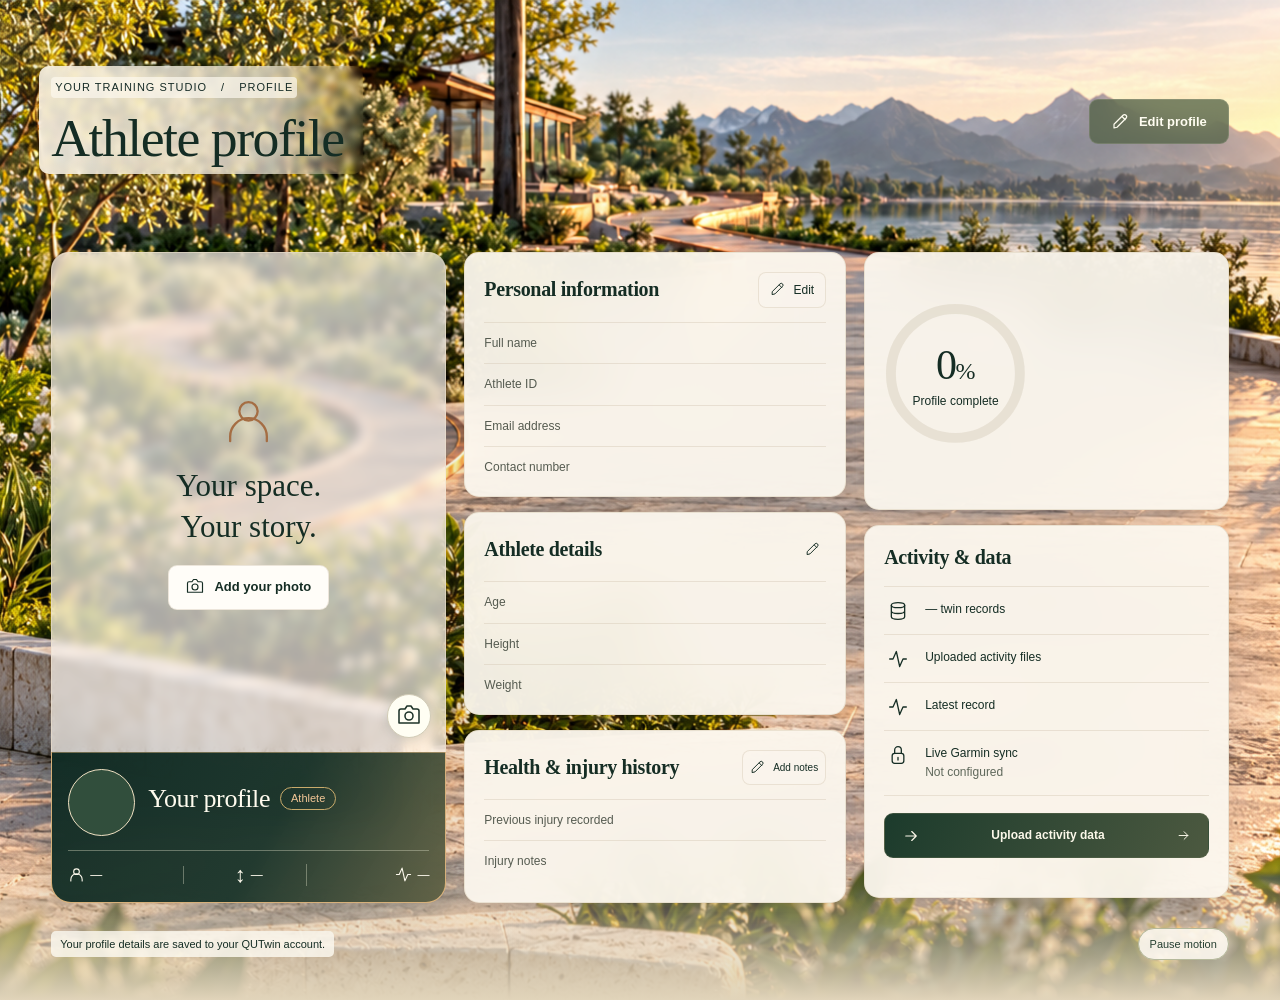
<file: ui/athlete_profile_frontend/index.html>
<!doctype html><html lang="en" data-theme="dawn"><head><meta charset="utf-8"><meta name="viewport" content="width=device-width,initial-scale=1"><title>QUTwin · Athlete profile</title><link rel="stylesheet" href="profile.css"></head><body>
<svg class="icon-library" xmlns="http://www.w3.org/2000/svg" aria-hidden="true"><defs>
  <symbol id="i-edit" viewBox="0 0 24 24"><path d="m15 5 4 4M4 20l4-1L20 7a2.8 2.8 0 0 0-4-4L4 15Z"/></symbol>
  <symbol id="i-arrow" viewBox="0 0 24 24"><path d="M5 12h14m-6-6 6 6-6 6"/></symbol>
  <symbol id="i-user" viewBox="0 0 24 24"><circle cx="12" cy="8" r="4"/><path d="M4 21v-2a8 8 0 0 1 16 0v2"/></symbol>
  <symbol id="i-heart" viewBox="0 0 24 24"><path d="M20 5c-3-3-7-1-8 1-1-2-5-4-8-1s-2 6 0 8l8 8 8-8c2-2 3-5 0-8Z"/><path d="M3 11h5l2-3 4 7 2-4h5"/></symbol>
  <symbol id="i-check" viewBox="0 0 24 24"><path d="m5 12 4 4L19 6"/></symbol>
  <symbol id="i-mail" viewBox="0 0 24 24"><rect x="3" y="5" width="18" height="14" rx="3"/><path d="m3 6 9 7 9-7"/></symbol>
  <symbol id="i-phone" viewBox="0 0 24 24"><path d="m5 3 4 1 1 5-2 2a14 14 0 0 0 5 5l2-2 5 1 1 4c-2 6-10 1-14-3S-1 5 5 3Z"/></symbol>
  <symbol id="i-data" viewBox="0 0 24 24"><ellipse cx="12" cy="5" rx="8" ry="3"/><path d="M4 5v7c0 4 16 4 16 0V5M4 12v7c0 4 16 4 16 0v-7"/></symbol>
  <symbol id="i-sun" viewBox="0 0 24 24"><circle cx="12" cy="12" r="4"/><path d="M12 1v2m0 18v2M1 12h2m18 0h2M4 4l2 2m12 12 2 2M4 20l2-2M18 6l2-2"/></symbol>
  <symbol id="i-moon" viewBox="0 0 24 24"><path d="M20 15A9 9 0 0 1 9 4a9 9 0 1 0 11 11Z"/></symbol>
  <symbol id="i-camera" viewBox="0 0 24 24"><path d="M8 5 10 2h4l2 3h4a2 2 0 0 1 2 2v12H2V7a2 2 0 0 1 2-2Z"/><circle cx="12" cy="12" r="4"/></symbol>
  <symbol id="i-activity" viewBox="0 0 24 24"><path d="M2 12h4l4-9 4 18 4-9h4"/></symbol>
  <symbol id="i-close" viewBox="0 0 24 24"><path d="m6 6 12 12M6 18 18 6"/></symbol>
  <symbol id="i-lock" viewBox="0 0 24 24"><rect x="5" y="10" width="14" height="12" rx="3"/><path d="M8 10V6a4 4 0 0 1 8 0v4m-4 5v3"/></symbol>
</defs></svg>
<div class="scenery" aria-hidden="true"><div class="scene scene-dawn"></div><div class="scene scene-dusk"></div><div class="scene-shade"></div></div>
<header class="preview-nav"><span class="preview-brand">◇ QUTwin</span><nav aria-label="Preview navigation"><button data-nav="Studio">Studio</button><button data-nav="Add activity">Add activity</button><button data-nav="Predictions">Predictions</button><button data-nav="Forecasting">Forecasting</button><button data-nav="Journal">Journal</button><button data-nav="Coach">Coach</button></nav><button id="theme-toggle" class="theme-toggle" type="button" aria-label="Switch to Dusk theme"><svg class="icon"><use href="#i-sun"/></svg><span id="theme-label">Dawn</span></button><span id="nav-avatar" class="nav-avatar"></span></header>
<main id="profile" aria-busy="true">
  <div class="page-heading"><div><div class="eyebrow">YOUR TRAINING STUDIO <span>/</span> PROFILE</div><h1>Athlete profile</h1><p class="preview-caption">Concept preview · sample data</p></div><button class="button edit-profile" data-edit="name" type="button"><svg class="icon"><use href="#i-edit"/></svg>Edit profile</button></div>
  <div id="notice" class="notice" role="status" aria-live="polite" hidden></div>
  <section id="editor" class="editor card" aria-labelledby="editor-title" hidden>
    <div class="card-heading editor-heading"><div><div class="eyebrow">MAKE IT YOURS</div><h2 id="editor-title">Edit your profile</h2></div><button id="close-editor" class="icon-button" type="button" aria-label="Close profile editor"><svg class="icon"><use href="#i-close"/></svg></button></div>
    <form id="profile-form" novalidate>
      <div class="editor-photo-row"><div id="photo-preview" class="avatar editor-avatar"></div><div><label class="button secondary upload-photo" for="photo-input"><svg class="icon"><use href="#i-camera"/></svg>Choose a photo<input id="photo-input" name="photo" class="visually-hidden" type="file" accept="image/png,image/jpeg"></label><p class="help">PNG or JPEG · up to 5 MB. We remove the background before you save.</p><button id="retry-cutout" class="text-button" type="button" hidden>Create cutout from saved photo</button><div id="photo-progress" role="status" aria-live="polite" hidden><span class="spinner"></span>Removing background…</div><button type="button" id="undo-photo" class="text-button" hidden>Keep saved photo</button></div></div>
      <fieldset class="portrait-adjust"><legend>Position your portrait</legend><label>Horizontal position<input id="portrait-x" type="range" min="-12" max="12" step="0.5" value="0"></label><label>Vertical position<input id="portrait-y" type="range" min="0" max="12" step="0.5" value="0"></label><label>Portrait size<input id="portrait-scale" type="range" min="0.75" max="1" step="0.01" value="1"></label><p>Keep your full head visible above the frame.</p></fieldset>
      <div class="editor-grid">
        <label class="field full">Full name <span class="required">Required</span><input id="field-name" name="name" autocomplete="name" maxlength="200" required><span class="field-error" id="error-name"></span></label>
        <label class="field">Email address<input id="field-email" name="email" type="email" autocomplete="email" maxlength="254" placeholder="Add your email"><span class="field-error" id="error-email"></span></label>
        <label class="field">Contact number<input id="field-phone" name="phone" type="tel" autocomplete="tel" maxlength="80" placeholder="Add your number"></label>
        <label class="field">Height <span class="unit-label">cm</span><input id="field-height" name="height" type="number" min="0.01" max="300" step="any" inputmode="decimal" placeholder="Not provided"><span class="field-error" id="error-height"></span></label>
        <label class="field">Weight <span class="unit-label">kg</span><input id="field-weight" name="weight" type="number" min="0.01" max="500" step="any" inputmode="decimal" placeholder="Not provided"><span class="field-error" id="error-weight"></span></label>
        <label class="field full">Injury history / notes<textarea id="field-injury" name="injury" maxlength="10000" rows="4" placeholder="Add anything you want recorded in your injury history"></textarea><span class="help">Age and previous injury status come from your registration details.</span></label>
      </div>
      <div id="form-error" class="form-error" role="alert" hidden></div>
      <div class="editor-footer"><span id="draft-state">Changes are saved when you select Save changes.</span><div><button class="button secondary" id="cancel-edit" type="button">Cancel</button><button class="button primary" id="save-profile" type="submit"><svg class="icon"><use href="#i-check"/></svg><span>Save changes</span></button></div></div>
    </form>
  </section>

  <div id="overview" class="workspace">
    <section class="portrait-card" aria-label="Your athlete identity"><div class="portrait-stage"><div class="portrait-motion"><img id="portrait-image" alt="Your profile portrait" hidden></div><div id="empty-portrait" class="empty-portrait"><svg class="icon"><use href="#i-user"/></svg><span>Your space.<br>Your story.</span><button class="button secondary" data-edit="photo" type="button"><svg class="icon"><use href="#i-camera"/></svg>Add your photo</button></div><button class="camera-button" data-edit="photo" aria-label="Change your profile photo" type="button"><svg class="icon"><use href="#i-camera"/></svg></button></div><div class="identity-footer"><div class="identity-top"><span id="hero-avatar" class="avatar"></span><div class="identity-copy"><div class="name-role"><h2 id="display-name">Your profile</h2><span class="athlete-tag">Athlete</span></div><p id="athlete-id"></p></div></div><div class="hero-metrics"><div><svg class="icon"><use href="#i-user"/></svg><strong id="hero-age">—</strong></div><div><span class="metric-symbol" aria-hidden="true">↕</span><strong id="hero-height">—</strong></div><div><svg class="icon"><use href="#i-activity"/></svg><strong id="hero-weight">—</strong></div></div></div></section>
    <div class="information-column">
      <section class="card personal-card" aria-labelledby="personal-title"><div class="card-heading"><h2 id="personal-title">Personal information</h2><button class="edit-link" data-edit="name" type="button"><svg class="icon"><use href="#i-edit"/></svg>Edit<span class="visually-hidden"> personal information</span></button></div><dl class="detail-list"><div><dt>Full name</dt><dd id="personal-name"></dd></div><div><dt>Athlete ID</dt><dd id="personal-id"></dd></div><div><dt>Email address</dt><dd id="personal-email"></dd></div><div><dt>Contact number</dt><dd id="personal-phone"></dd></div></dl></section>
      <section class="card athlete-card" aria-labelledby="athlete-title"><div class="card-heading"><h2 id="athlete-title">Athlete details</h2><button class="edit-link small-edit" data-edit="height" type="button" aria-label="Edit athlete details"><svg class="icon"><use href="#i-edit"/></svg></button></div><dl class="detail-list"><div><dt>Age</dt><dd id="details-age"></dd></div><div><dt>Height</dt><dd id="details-height"></dd></div><div><dt>Weight</dt><dd id="details-weight"></dd></div></dl></section>
      <section class="card health-card" aria-labelledby="health-title"><div class="card-heading"><h2 id="health-title">Health &amp; injury history</h2><button class="edit-link" data-edit="injury" type="button"><svg class="icon"><use href="#i-edit"/></svg>Add notes</button></div><dl class="detail-list"><div><dt>Previous injury recorded</dt><dd id="injury-status"></dd></div><div><dt>Injury notes</dt><dd id="injury-notes"></dd></div></dl></section>
    </div>
    <aside class="side-column" aria-label="Profile completion and activity data">
      <section class="card completion-card" aria-labelledby="completion-title"><h2 id="completion-title" class="visually-hidden">Profile completion</h2><div class="completion-visual"><div class="completion-ring" role="progressbar" aria-label="Saved profile completion" aria-valuemin="0" aria-valuemax="100" aria-valuenow="0" id="completion-progress"><svg viewBox="0 0 150 150" aria-hidden="true"><circle class="ring-track" cx="75" cy="75" r="65"/><circle id="completion-arc" cx="75" cy="75" r="65" pathLength="100"/></svg><div><strong id="completion-percent">0<span>%</span></strong><span>Profile complete</span></div></div><p id="completion-count"></p></div><div class="completion-tasks" id="completion-tasks"></div><p id="all-complete" class="all-complete" hidden><svg class="icon"><use href="#i-check"/></svg>All seven details complete</p></section>
      <section class="card data-card" aria-labelledby="data-title"><div class="card-heading"><h2 id="data-title">Activity &amp; data</h2></div><dl class="data-details"><div><svg class="icon"><use href="#i-data"/></svg><dd><span id="record-count">—</span> twin records<span id="record-status" class="record-status"></span></dd></div><div><svg class="icon"><use href="#i-activity"/></svg><dd>Uploaded activity files</dd></div><div><svg class="icon"><use href="#i-activity"/></svg><dd><span>Latest record</span><small id="latest-activity"></small></dd></div><div><svg class="icon"><use href="#i-lock"/></svg><dd><span>Live Garmin sync</span><small>Not configured</small></dd></div></dl><p id="history-note" class="data-note" hidden></p><button id="upload-activity" class="button primary full-width" type="button"><svg class="icon"><use href="#i-arrow"/></svg>Upload activity data<svg class="icon"><use href="#i-arrow"/></svg></button></section>
    </aside>
  </div>
  <footer class="page-footer"><span id="photo-help">Your profile details are saved to your QUTwin account.</span><button id="motion-toggle" type="button" aria-pressed="false">Pause motion</button></footer>
</main><script src="profile.js"></script></body></html>
</file>
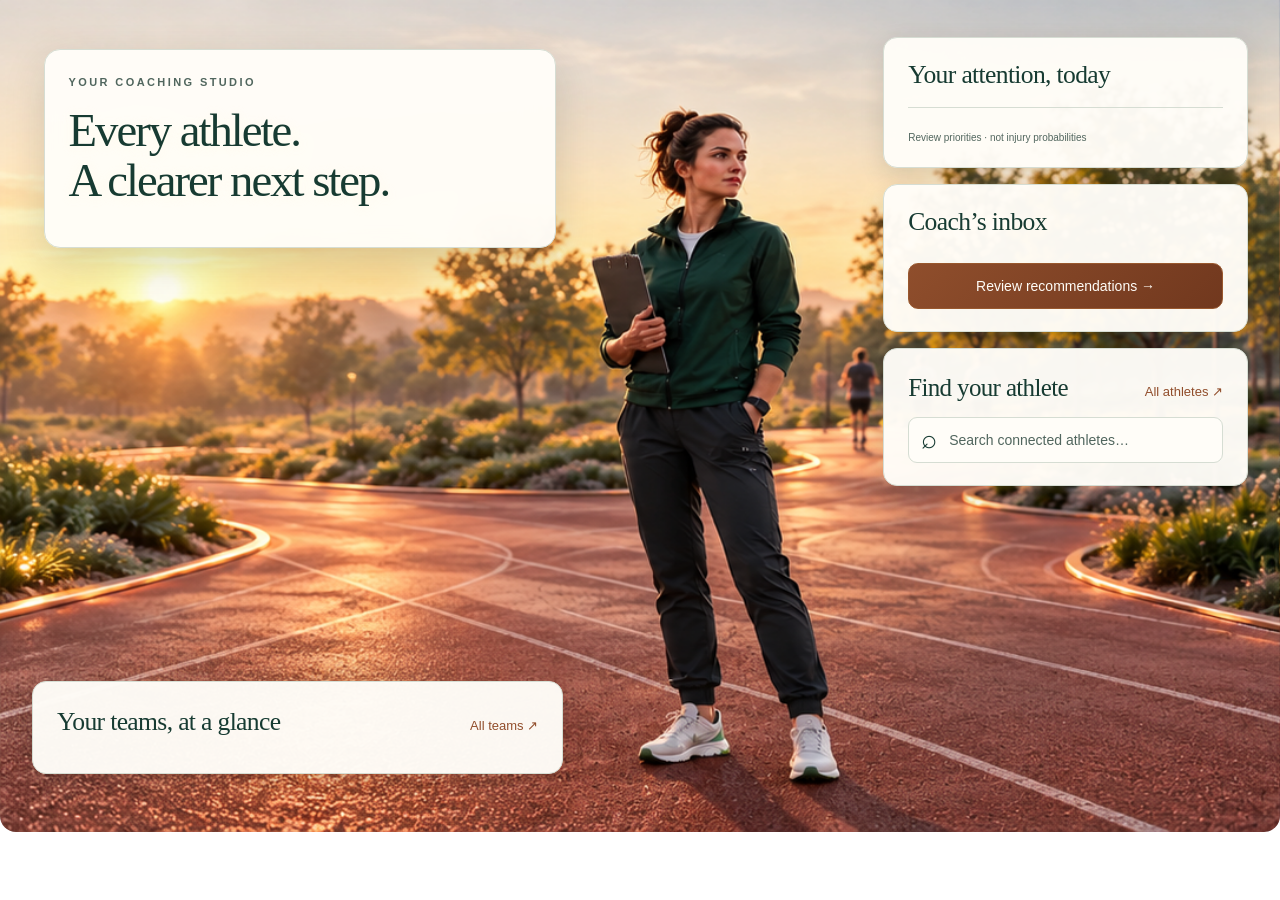
<file: ui/coach_dashboard_frontend/index.html>
<!doctype html>
<html lang="en"><head><meta charset="utf-8"><meta name="viewport" content="width=device-width,initial-scale=1">
<link rel="stylesheet" href="studio.css?v=coach-panels-20261015"><title>Coach Studio</title></head>
<body>
<main class="stage" id="stage">
  <section class="hero"><div class="hero-copy"><span class="eyebrow">YOUR COACHING STUDIO</span>
    <h1>Every athlete.<br>A clearer next step.</h1>
    <p class="welcome" id="welcome"></p><p class="overview" id="overview"></p></div>
  </section>
  <section class="teams panel"><div class="panel-title"><h2>Your teams, at a glance</h2><button data-action="teams" class="link">All teams ↗</button></div>
    <div id="teams-list"></div>
  </section>
  <div class="right-column">
    <section class="attention panel"><h2>Your attention, today</h2><div id="attention-list"></div><p class="unknown" id="unknown"></p>
      <small>Review priorities · not injury probabilities</small>
    </section>
    <section class="inbox panel"><h2>Coach’s inbox</h2><div id="inbox-list"></div>
      <button data-action="reviews" class="primary">Review recommendations →</button>
    </section>
    <section class="search panel"><div class="panel-title"><h2>Find your athlete</h2><button data-action="athletes" class="link">All athletes ↗</button></div>
      <label class="search-field"><span aria-hidden="true">⌕</span><input id="search" type="search" autocomplete="off" aria-label="Search connected athletes" placeholder="Search connected athletes…"></label>
      <div id="suggestions" class="suggestions" hidden></div>
    </section>
  </div>
  <aside id="unavailable" class="unavailable" hidden></aside>
</main><script src="studio.js"></script></body></html>
</file>
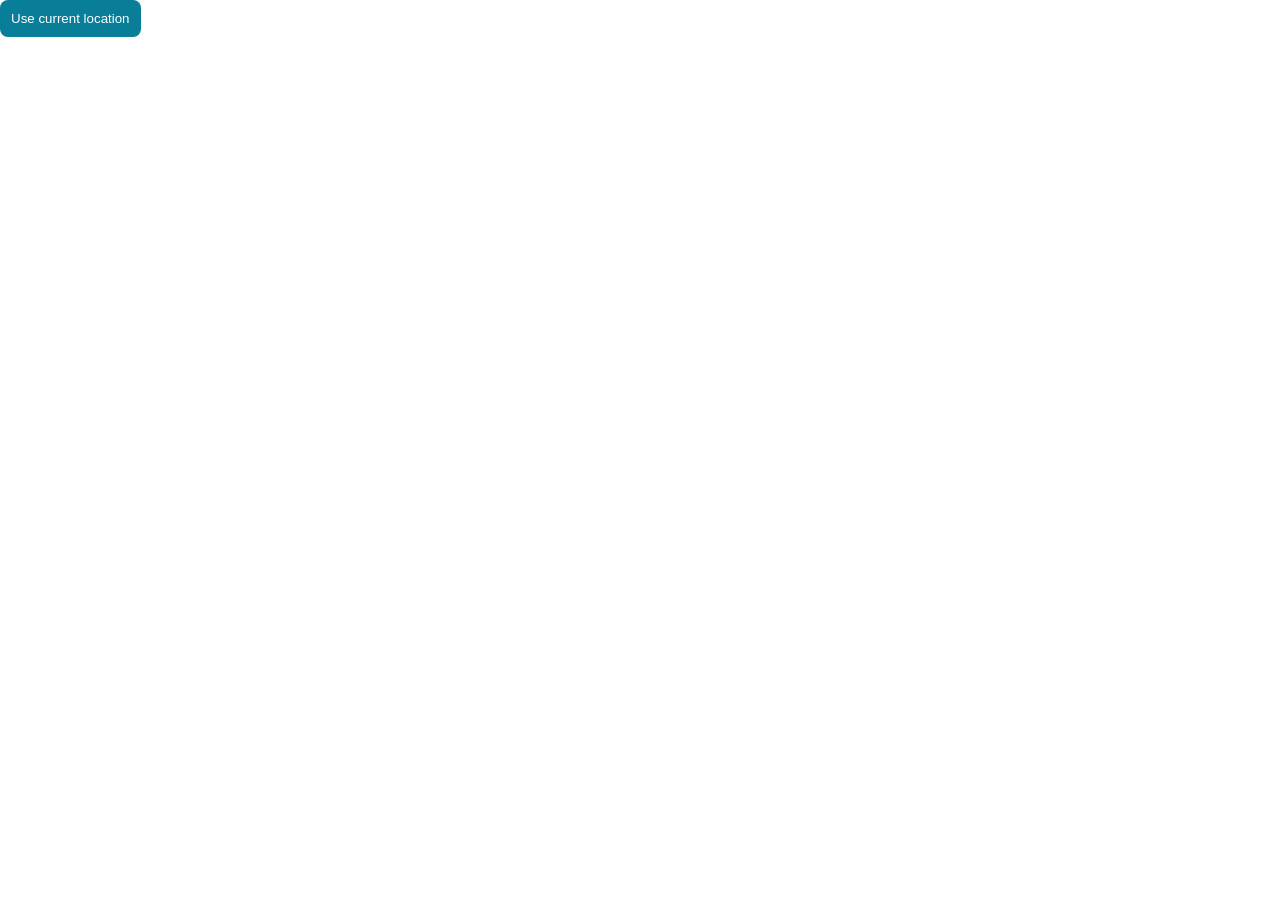
<file: ui/location_component/index.html>
<!doctype html><html><head><meta charset="utf-8"><style>
body{font:14px sans-serif;margin:0;color:#cbd5e1}button{background:#087e99;color:white;border:0;border-radius:8px;padding:11px;cursor:pointer}p{font-size:12px}
</style></head><body><button id="loc">Use current location</button><p id="msg"></p>
<script>
function send(type,extra){parent.postMessage(Object.assign({isStreamlitMessage:true,type},extra||{}),"*");}
send("streamlit:componentReady",{apiVersion:1});send("streamlit:setFrameHeight",{height:88});
document.getElementById("loc").onclick=function(){
 let msg=document.getElementById("msg");msg.textContent="Waiting for location permission…";
 if(!navigator.geolocation){msg.textContent="Location unavailable. Please search for your city.";return;}
 navigator.geolocation.getCurrentPosition(p=>{
  msg.textContent="Location found. Confirm it below.";
  send("streamlit:setComponentValue",{value:{latitude:p.coords.latitude,longitude:p.coords.longitude,
   accuracy:p.coords.accuracy,timezone:Intl.DateTimeFormat().resolvedOptions().timeZone,nonce:Date.now()},dataType:"json"});
 },()=>{msg.textContent="Location unavailable or permission denied. Please use city search."},
 {enableHighAccuracy:false,timeout:10000,maximumAge:60000});
};
</script></body></html>
</file>
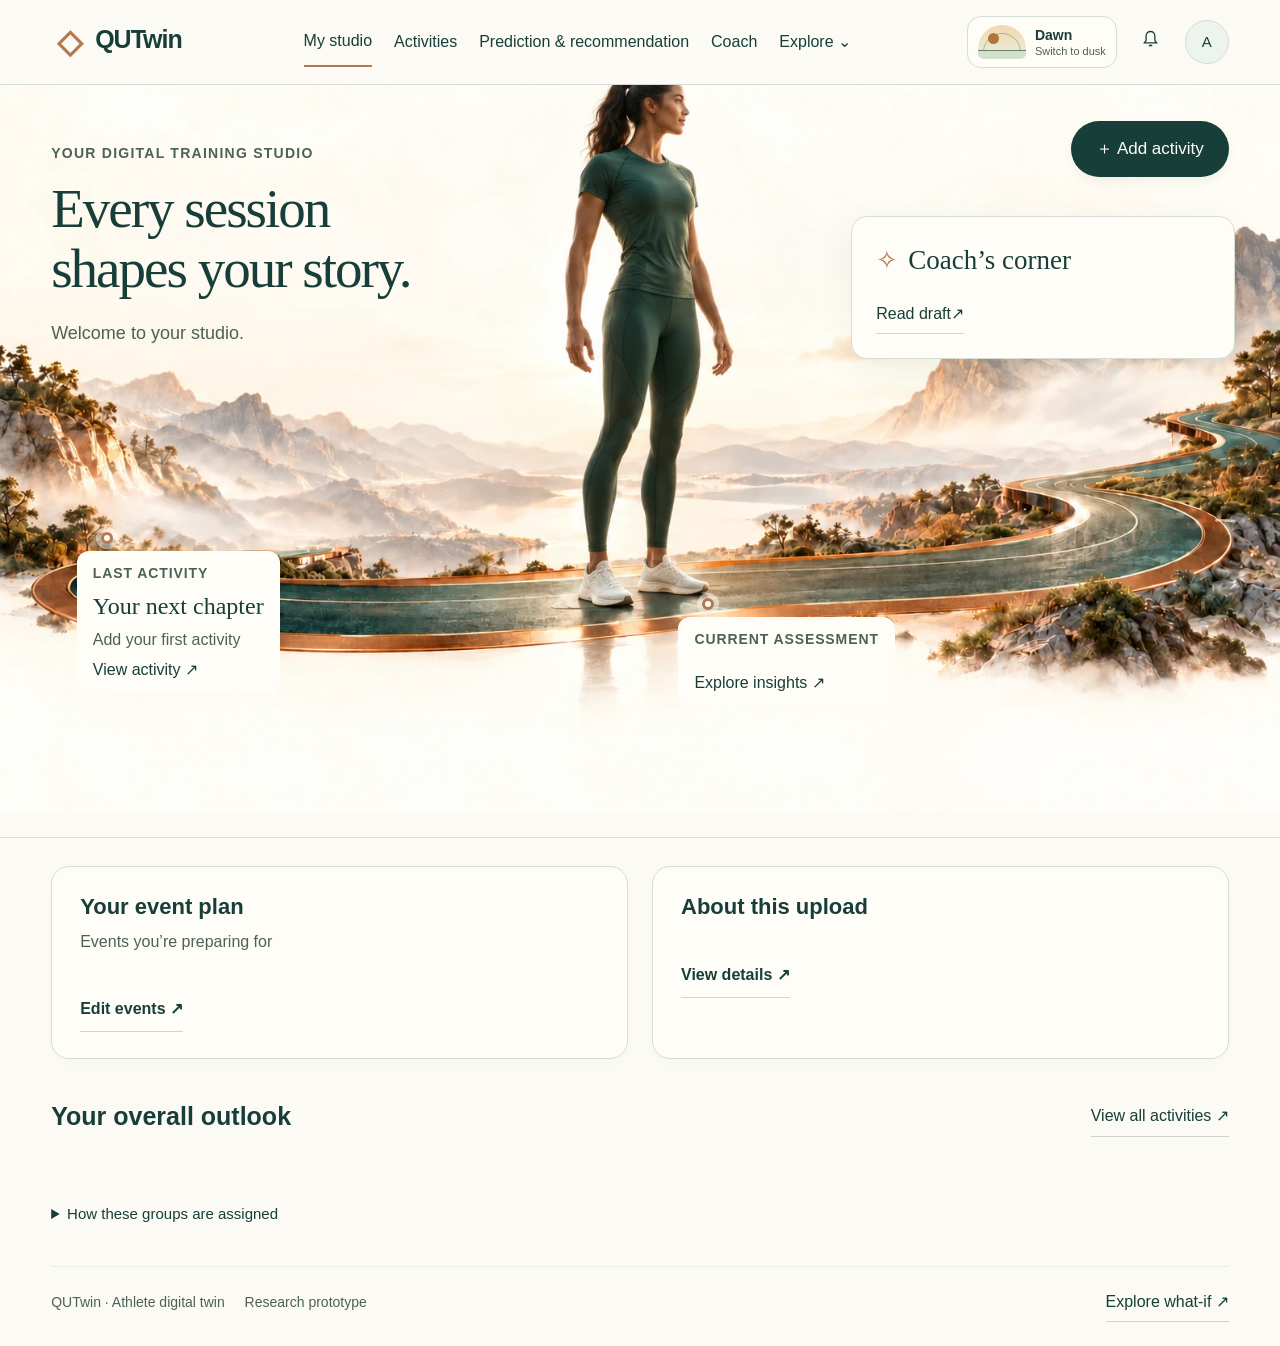
<file: ui/studio_frontend/index.html>
<!doctype html><html lang="en"><head><meta charset="UTF-8"><meta name="viewport" content="width=device-width,initial-scale=1"><link rel="stylesheet" href="studio.css"><link rel="preload" href="assets/studio-dusk.webp" as="image"><title>QUTwin · My studio</title></head><body><main id="studio"><header><button class="brand" data-action="studio" aria-label="QUTwin home"><span>◇</span> QUTwin</button><nav aria-label="Main navigation"><button class="active" data-action="studio">My studio</button><button data-action="history">Activities</button><button data-action="insights" data-latest>Prediction & recommendation</button><button id="coach-nav" data-action="coach" data-latest>Coach</button><div class="explore"><button id="explore-toggle" aria-expanded="false" aria-controls="explore-menu">Explore ⌄</button><div id="explore-menu" hidden><button data-action="twin">Digital twin</button><button data-action="whatif">What-if simulation</button><button data-action="forecast">Forecasting</button><button data-action="visuals">Visualisations</button><button data-action="requests">Coach connections</button><button data-action="settings">Settings</button><button id="motion">Pause motion</button></div></div></nav><div class="account"><button id="theme-dial" class="theme-dial" role="switch" aria-checked="false" aria-label="Dusk theme"><span class="dial-art" aria-hidden="true"><span class="dial-orbit"></span><span class="dial-sun"></span><span class="dial-horizon"></span></span><span class="dial-copy"><strong id="theme-name">Dawn</strong><span id="theme-hint">Switch to dusk</span></span></button><button data-action="notifications" id="notifications" aria-label="Notifications"><svg viewBox="0 0 24 24" width="21" height="21" fill="none" stroke="currentColor" stroke-width="1.5"><path d="M5 17h14l-2-3V9a5 5 0 0 0-10 0v5zM10 20h4"/></svg><span id="badge"></span></button><button data-action="profile" id="avatar" aria-label="Your profile">A</button></div></header><section class="scene" aria-label="Your digital training studio"><div class="landscape" aria-hidden="true"></div><svg class="track-motion" viewBox="0 0 1586 900" preserveAspectRatio="none" aria-hidden="true"><path d="M-50 565 C210 590 290 640 510 665 S1010 799 1140 669 S1430 525 1600 545"/></svg><div class="intro"><p class="eyebrow">YOUR DIGITAL TRAINING STUDIO</p><h1>Every session<br>shapes your story.</h1><p id="welcome">Welcome to your studio.</p></div><button class="primary add" data-action="upload">＋ Add activity</button><div id="metrics" class="metrics" aria-label="Latest recorded measurements"></div><aside class="coach"><div class="coach-heading"><span class="small-icon">✧</span><h2>Coach’s corner</h2></div><p class="status" id="coach-status"></p><p id="coach-text"></p><button class="text-link" id="coach-link">Read draft <span>↗</span></button></aside><button class="station last" id="last"><span class="station-dot"></span><span class="eyebrow">LAST ACTIVITY</span><strong id="last-title">Your next chapter</strong><span id="last-date">Add your first activity</span><span class="station-link">View activity ↗</span></button><button class="station assessment" id="assessment"><span class="station-dot"></span><span class="eyebrow">CURRENT ASSESSMENT</span><strong id="assessment-title"></strong><span id="assessment-status"></span><span class="station-link">Explore insights ↗</span></button></section><footer><div class="overview-grid"><section class="events"><h2>Your event plan</h2><p class="panel-description">Events you’re preparing for</p><div id="events-list"></div><button class="text-link" data-action="events">Edit events ↗</button></section><div class="note"><h2>About this upload</h2><span id="note"></span><button id="note-link" class="text-link">View details ↗</button></div></div><div class="trail-heading"><h2>Your overall outlook</h2><button class="text-link" data-action="history">View all activities ↗</button></div><p class="attention-intro" id="summary-basis"></p><p class="summary-note" id="summary-note"></p><div id="trail" class="trail" aria-label="High, medium and low risk summary"></div><div id="summary-unavailable" class="summary-unavailable"></div><details class="summary-method"><summary>How these groups are assigned</summary><p>Current fatigue: high ≥70, medium 40–69.99, low &lt;40. Injury uses the saved experimental category. Forecast uses its existing rules: high if fatigue ≥80, readiness &lt;40 or injury score ≥75; medium if fatigue ≥65, readiness &lt;60 or injury score ≥45; otherwise low. These are application research bands, not clinically validated thresholds.</p><p>Coach review priorities are separate from health risk: declined drafts are reviewed first, revised or unapproved drafts need review, and approved advice is routine follow-up. A forecast must be saved after the latest upload and contain dated upcoming values. Nothing missing is treated as low risk.</p></details><div class="footer-bottom"><p>QUTwin · Athlete digital twin <span>Research prototype</span></p><button class="text-link" data-action="whatif">Explore what-if ↗</button></div></footer></main><script src="studio.js"></script></body></html>
</file>
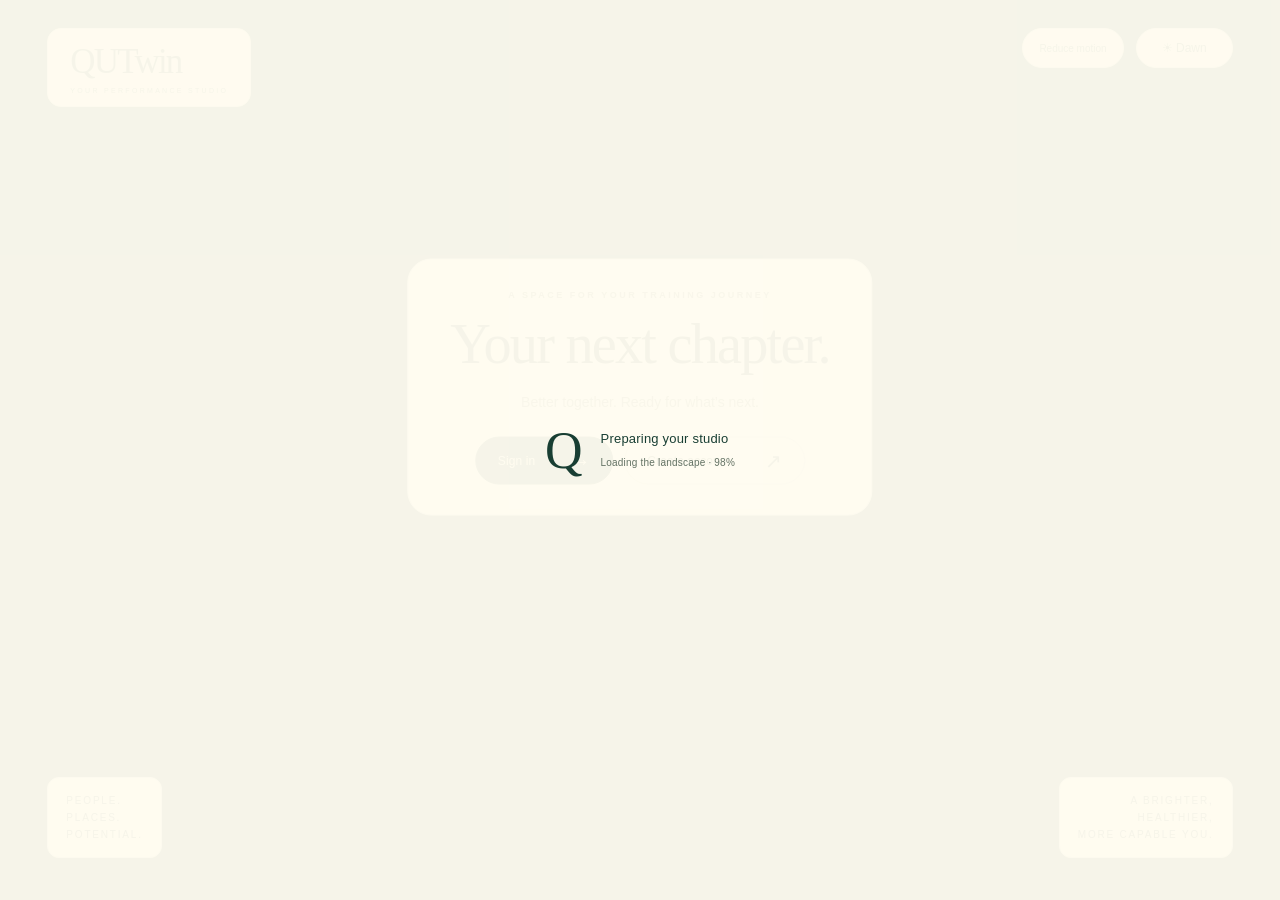
<file: ui/auth_studio/frontend/index.html>
<!doctype html>
<html lang="en" data-theme="dawn">
<head>
  <meta charset="utf-8">
  <meta name="viewport" content="width=device-width, initial-scale=1">
  <meta name="color-scheme" content="light dark">
  <title>QUTwin · Your performance studio</title>
  <link rel="stylesheet" href="style.css">
</head>
<body>
  <canvas id="scene" aria-label="A continuous view of the QUTwin training landscape"></canvas>
  <div id="fallback" hidden></div>
  <div class="vignette" aria-hidden="true"></div>
  <header class="site-header">
    <button class="brand" id="brand-home" aria-label="QUTwin home">QUTwin<span>YOUR PERFORMANCE STUDIO</span></button>
    <div class="header-actions">
      <button class="subtle motion" id="motion" aria-pressed="false">Reduce motion</button>
      <button class="theme" id="theme" aria-label="Switch to dusk theme">☀ <span>Dawn</span></button>
    </div>
  </header>
  <main id="screens">
    <section class="screen active" id="arrive" aria-labelledby="arrive-title">
      <div class="arrival-copy">
        <p class="eyebrow">A SPACE FOR YOUR TRAINING JOURNEY</p>
        <h1 id="arrive-title">Your next chapter.</h1>
        <p class="arrival-subtitle">Better together. Ready for what’s next.</p>
        <div class="arrival-actions">
          <button class="primary" data-go="signin">Sign in <span aria-hidden="true">→</span></button>
          <button class="secondary" data-go="account">Create account <span aria-hidden="true">↗</span></button>
        </div>
      </div>
      <div class="corner left">PEOPLE.<br>PLACES.<br>POTENTIAL.</div>
      <div class="corner right">A BRIGHTER,<br>HEALTHIER,<br>MORE CAPABLE YOU.</div>
    </section>

    <section class="screen" id="signin" aria-labelledby="signin-title" hidden>
      <button class="back" data-go="wide">← <span>Back</span></button>
      <div class="card">
        <p class="eyebrow">GOOD TO SEE YOU AGAIN</p>
        <h1 id="signin-title" tabindex="-1">Welcome back.</h1>
        <form id="login-form">
          <fieldset class="role-switch"><legend>Sign in as</legend>
            <label><input type="radio" name="login-role" value="Athlete" checked><span>Athlete</span></label>
            <label><input type="radio" name="login-role" value="Coach"><span>Coach</span></label>
          </fieldset>
          <label class="field">User ID or email<input name="user_id" autocomplete="username" maxlength="254" placeholder="Your User ID or email" required></label>
          <label class="field">Password<span class="password-wrap"><input name="password" type="password" autocomplete="current-password" placeholder="Your password" required><button type="button" class="eye" aria-label="Show password">◉</button></span></label>
          <button type="button" class="text-link forgot" data-go="reset">Forgot password?</button>
          <p class="feedback" role="alert" hidden></p>
          <button class="primary full" type="submit">Enter my studio <span aria-hidden="true">→</span></button>
        </form>
        <p class="switch">New to QUTwin? <button class="text-link" data-go="account">Create account</button></p>
      </div>
      <p class="destination">Together, at the starting line.</p>
    </section>

    <section class="screen" id="account" aria-labelledby="account-title" hidden>
      <button class="back" data-go="wide">← <span>Back</span></button>
      <div class="card signup-card">
        <nav class="steps" aria-label="Account creation progress" data-step="0"></nav>
        <h1 id="account-title" tabindex="-1">Make it yours.</h1>
        <p class="intro">A little about you. A new chapter for your training.</p>
        <form id="account-form">
          <fieldset class="role-switch"><legend>Create an account as</legend>
            <label><input type="radio" name="role" value="Athlete" checked><span>↗ &nbsp; Athlete</span></label>
            <label><input type="radio" name="role" value="Coach"><span>♧ &nbsp; Coach</span></label>
          </fieldset>
          <label class="field">Full name<input name="name" autocomplete="name" maxlength="120" placeholder="Your full name" required></label>
          <div class="two-col">
            <label class="field">User ID<input name="user_id" autocomplete="username" pattern="[A-Za-z0-9_.\-]{3,64}" minlength="3" maxlength="64" placeholder="Choose your User ID" title="3–64 letters, numbers, dots, underscores or hyphens" required></label>
            <label class="field">Email<input name="email" type="email" autocomplete="email" maxlength="254" placeholder="you@example.com" required></label>
          </div>
          <label class="field">Password<span class="password-wrap"><input name="password" type="password" autocomplete="new-password" minlength="8" placeholder="At least 8 characters" required><button type="button" class="eye" aria-label="Show password">◉</button></span></label>
          <label class="field">Confirm password<span class="password-wrap"><input name="confirm" type="password" autocomplete="new-password" minlength="8" placeholder="Enter your password again" required><button type="button" class="eye" aria-label="Show password">◉</button></span></label>
          <label class="field coach-only" hidden>Coaching specialisation <span class="optional">optional</span><input name="specialisation" maxlength="150" placeholder="Your sport or area of coaching"></label>
          <label class="checkbox"><input name="terms_accepted" type="checkbox" required><span>I acknowledge the <button type="button" class="text-link" id="open-notice">account and data notice</button>.</span></label>
          <p class="feedback" role="alert" hidden></p>
          <button type="submit" class="primary full">Continue <span aria-hidden="true">→</span></button>
        </form>
        <p class="switch">Already training with us? <button class="text-link" data-go="signin">Sign in</button></p>
      </div>
      <p class="role-caption" id="role-caption">Athlete · Your journey starts here.</p>
    </section>

    <section class="screen" id="body" aria-labelledby="body-title" hidden>
      <button class="back" data-go="account">← <span>Back</span></button>
      <div class="card">
        <nav class="steps" aria-label="Account creation progress" data-step="1"></nav>
        <h1 id="body-title" tabindex="-1">Meet your digital twin.</h1>
        <p class="intro">Help us build a more accurate picture of you.</p>
        <form id="body-form">
          <div class="two-col">
            <label class="field">Date of birth<input name="date_of_birth" type="date" autocomplete="bday" required></label>
            <label class="field">Gender<select name="gender" required><option value="" disabled selected>Select</option><option>Female</option><option>Male</option><option>Non-binary</option><option>Prefer not to say</option></select></label>
          </div>
          <div class="two-col">
            <label class="field">Height <span class="optional">cm</span><input name="height" type="number" min="100" max="250" step="0.1" inputmode="decimal" placeholder="170" required></label>
            <label class="field">Weight <span class="optional">kg</span><input name="weight" type="number" min="30" max="250" step="0.1" inputmode="decimal" placeholder="70" required></label>
          </div>
          <label class="field">Sport<input name="sport" list="sports" maxlength="100" placeholder="Your main sport" required><datalist id="sports"><option value="Athletics"><option value="Swimming"><option value="Cycling"><option value="Rowing"><option value="Football"><option value="Basketball"><option value="Triathlon"></datalist></label>
          <label class="field">Event or discipline <span class="optional">optional</span><input name="event_type" maxlength="100" placeholder="e.g. 100 m, freestyle, endurance"></label>
          <p class="helper">You can update these details in your athlete profile.</p>
          <p class="feedback" role="alert" hidden></p>
          <button type="submit" class="primary full">Continue <span aria-hidden="true">→</span></button>
        </form>
      </div>
    </section>

    <section class="screen" id="health" aria-labelledby="health-title" hidden>
      <button class="back" data-go="body">← <span>Back</span></button>
      <div class="card">
        <nav class="steps" aria-label="Account creation progress" data-step="2"></nav>
        <h1 id="health-title" tabindex="-1">Your training context.</h1>
        <p class="intro">The details that help put your training in perspective.</p>
        <form id="health-form">
          <label class="field">Number of previous injuries<input name="previous_injury" type="number" min="0" max="30" step="1" value="0" inputmode="numeric" required></label>
          <label class="field">Injury history or relevant context <span class="optional">optional</span><textarea name="injury_history" maxlength="2500" rows="4" placeholder="Share any context you would like included in your profile."></textarea></label>
          <label class="checkbox"><input name="health_consent" type="checkbox" required><span>I understand that the health details I provide will be stored in my QUTwin profile.</span></label>
          <p class="helper">Provide only the information you are comfortable sharing with the project.</p>
          <p class="feedback" role="alert" hidden></p>
          <button type="submit" class="primary full">Review my details <span aria-hidden="true">→</span></button>
        </form>
      </div>
    </section>

    <section class="screen" id="review" aria-labelledby="review-title" hidden>
      <button class="back" id="review-back">← <span>Back</span></button>
      <div class="card">
        <nav class="steps" aria-label="Account creation progress" data-step="3"></nav>
        <h1 id="review-title" tabindex="-1">Ready when you are.</h1>
        <p class="intro">One last look before you start.</p>
        <div id="review-content"></div>
        <p class="feedback" role="alert" hidden></p>
        <button class="primary full" id="save-account">Create my account <span aria-hidden="true">→</span></button>
        <p class="helper">Your account is created only when you select this button.</p>
      </div>
    </section>

    <section class="screen" id="success" aria-labelledby="success-title" hidden>
      <div class="card success-card">
        <div class="success-mark" aria-hidden="true">✓</div>
        <p class="eyebrow">YOUR ACCOUNT IS READY</p>
        <h1 id="success-title" tabindex="-1">You’re on your way.</h1>
        <p class="intro">Your details have been saved.<br>Head to the starting line and sign in.</p>
        <button class="primary full" id="success-signin">Take me to sign in <span aria-hidden="true">→</span></button>
      </div>
    </section>

    <section class="screen" id="reset" aria-labelledby="reset-title" hidden>
      <button class="back" data-go="signin">← <span>Back</span></button>
      <div class="card">
        <p class="eyebrow">LET’S GET YOU BACK</p>
        <h1 id="reset-title" tabindex="-1">Need a hand?</h1>
        <p class="intro">Password reset email is not yet configured for this QUTwin project. Contact your project administrator for help accessing your account.</p>
        <button class="primary full" data-go="signin">Back to sign in <span aria-hidden="true">→</span></button>
      </div>
    </section>
  </main>
  <div class="journey-status" id="journey-status" role="status" aria-live="polite" hidden></div>
  <div class="loader" id="loader" role="status"><span class="loading-mark">Q</span><p>Preparing your studio<span id="loading-detail">Loading the landscape…</span></p></div>
  <div class="scene-warning" id="scene-warning" role="status" hidden></div>
  <dialog id="notice"><button class="notice-close subtle" aria-label="Close notice">×</button><p class="eyebrow">ACCOUNT AND DATA NOTICE</p><h2>Before you begin.</h2><p>QUTwin is an academic athlete performance and wellbeing prototype. Creating an account stores your account details in the project’s configured database. Athlete onboarding also stores the body, sport and health details you choose to provide.</p><p>This screen does not replace the project’s approved consent process or privacy documentation. Contact the QUTwin project team for the applicable data access, retention and deletion arrangements.</p><button class="primary full notice-close">Understood <span aria-hidden="true">→</span></button></dialog>
  <script type="module" src="app.js"></script>
</body>
</html>
</file>
<file: ui/athlete_profile_frontend/profile.css>
@charset "UTF-8";
:root{color-scheme:light;--ink:#152d24;--muted:#5f685b;--panel:#fcf8efef;--line:#d7cbb778;--soft:#f1eadd;--accent:#a56d43;--copper:#cf9e69;--input:#fffdf8;--nav:#17352e;--error:#9f332a;--good:#3b6a4f;--portrait-x:0%;--portrait-y:0%;--portrait-scale:1}
[data-theme="dusk"]{color-scheme:dark;--ink:#f4f0e2;--muted:#c2cbbf;--panel:#18302df2;--line:#73866a66;--soft:#2a4035;--accent:#e9b57f;--copper:#d2a272;--input:#152a26;--error:#ffb0a4;--good:#bad8ba;--nav:#122c27}
*{box-sizing:border-box}html,body{margin:0;padding:0;width:100%;color:var(--ink)}html{background:#e1d4ba}[data-theme="dusk"]{background:#102725}body{font:14px/1.5 "Inter","Segoe UI",Arial,sans-serif;-webkit-font-smoothing:antialiased;isolation:isolate;position:relative}button,input,textarea{font:inherit}button{cursor:pointer;color:inherit;border:0}h1,h2,p,dl,dd{margin:0}button:disabled{cursor:wait;opacity:.65}button:focus-visible,input:focus-visible,textarea:focus-visible,.upload-photo:has(input:focus-visible){outline:3px solid var(--accent);outline-offset:4px}.icon{width:19px;height:19px;fill:none;stroke:currentColor;stroke-width:1.55;stroke-linecap:round;stroke-linejoin:round;flex-shrink:0}.icon-library{position:absolute;width:0;height:0;overflow:hidden}.visually-hidden{position:absolute!important;width:1px!important;height:1px!important;padding:0!important;margin:-1px!important;overflow:hidden!important;clip:rect(0,0,0,0)!important;white-space:nowrap!important;border:0!important}[hidden]{display:none!important}
.scenery{position:absolute;z-index:-2;left:0;top:0;width:100%;height:max(1000px,64vw);overflow:hidden;pointer-events:none}.scene{position:absolute;inset:0;background-size:cover;background-position:center top;transition:opacity .7s ease;transform-origin:center 25%}.scene-dawn{background-image:url('assets/profile-dawn.png')}.scene-dusk{background-image:url('assets/profile-dusk.png');opacity:0}[data-theme="dusk"] .scene-dusk{opacity:1}.scene-shade{position:absolute;inset:0;background:linear-gradient(180deg,#f2eddf00 58%,#e1d4ba00 85%,#e1d4ba)}[data-theme="dusk"] .scene-shade{background:linear-gradient(180deg,#081e2012 45%,#10272500 85%,#102725)}
#profile{padding:76px 4vw 20px;max-width:2100px;margin:auto;position:relative}.page-heading{display:flex;justify-content:space-between;align-items:center;gap:20px}.eyebrow{font-size:11px;letter-spacing:1px;font-weight:500;color:#162b26;display:inline-block;padding:2px 4px;background:#fcf8efb5;border-radius:4px}.eyebrow span{margin:0 10px}h1{font:400 clamp(38px,4.2vw,58px)/1.1 Georgia,"Times New Roman",serif;letter-spacing:-1.5px;margin:11px 0 0;text-shadow:0 2px 10px #fff9e866}.preview-caption{display:none;font-size:11px;margin-top:7px;color:#1a332d;text-shadow:0 1px 5px #fff}[data-theme="dusk"] .eyebrow{background:#102a26d1;color:#f1f1df}[data-theme="dusk"] h1{color:#f6f4e9;text-shadow:0 2px 15px #06201e99}[data-theme="dusk"] .preview-caption{color:#f3f0e3;text-shadow:0 1px 6px #102a26}.button{white-space:nowrap;display:inline-flex;align-items:center;justify-content:center;gap:10px;min-height:45px;padding:10px 17px;border-radius:9px;font-size:13px;font-weight:600;line-height:1.4;transition:box-shadow .2s,background .2s,border-color .2s}.button .icon{width:18px;height:18px}.edit-profile{background:#516044bf;color:#fffdf1;border:1px solid #f6f5dc22;backdrop-filter:blur(12px);padding:12px 21px}.edit-profile:hover{background:#344b38e8}.primary{background:linear-gradient(115deg,#1c3b2c,#4c5940);color:#fbf7e9;border:1px solid #64715466}.primary:hover{box-shadow:0 5px 20px #102c2633}.secondary{background:var(--input);color:var(--ink);border:1px solid var(--line)}.secondary:hover{border-color:var(--accent);background:var(--soft)}
.workspace{display:grid;grid-template-columns:minmax(0,1.035fr) minmax(0,1fr) minmax(0,.955fr);gap:24px;margin-top:84px;align-items:start}.portrait-card{position:relative;isolation:isolate;min-width:0;border-radius:20px;box-shadow:0 9px 35px #152c2522}.portrait-card:before{content:"";position:absolute;inset:0;border:1.5px solid #d6b07a;border-radius:20px;z-index:-1;background:#ffffff04;pointer-events:none}.portrait-stage{height:520px;position:relative;overflow:visible}.portrait-motion{position:absolute;inset:0;pointer-events:none;z-index:2;transform:translate3d(var(--look-x,0px),var(--look-y,0px),0);transition:transform .45s ease-out}.portrait-motion img{position:absolute;left:-6%;bottom:0;width:112%;height:calc(100% + 82px);max-width:none;object-fit:contain;object-position:center bottom;transform:translate(var(--portrait-x),var(--portrait-y)) scale(var(--portrait-scale));transform-origin:center bottom;filter:drop-shadow(0 7px 13px #1233282b)}.portrait-card.regular-photo .portrait-motion{overflow:hidden;border-radius:19px 19px 0 0}.portrait-card.regular-photo .portrait-motion img{left:0;width:100%;height:100%;object-fit:cover;transform:none!important}.empty-portrait{height:100%;display:flex;align-items:center;justify-content:center;flex-direction:column;gap:18px;padding:25px;background:#fffcf7a8;backdrop-filter:blur(5px);border-radius:18px 18px 0 0;text-align:center}.empty-portrait>.icon{width:55px;height:55px;stroke-width:1;color:var(--accent)}.empty-portrait>span{font:400 31px/1.3 Georgia,serif}.camera-button{position:absolute;bottom:14px;right:15px;z-index:4;width:44px;height:44px;border:1px solid #d1cbb6;border-radius:50%;background:#fffef3;color:#1e3329;box-shadow:0 3px 12px #082a2822;display:flex;align-items:center;justify-content:center}.camera-button:hover{background:#e9e7d5}.camera-button .icon{width:24px;height:24px}.identity-footer{position:relative;z-index:5;background:linear-gradient(120deg,#102b24f5,#1b352bf5 55%,#5e6043ed);border:1px solid #d6b07a;border-top:1px solid #d6b07a77;border-radius:0 0 20px 20px;padding:15px 22px 17px;color:#fffbee;backdrop-filter:blur(16px)}.identity-top{display:flex;align-items:center;gap:16px;min-width:0}.avatar{width:80px;height:80px;border-radius:50%;overflow:hidden;display:flex;align-items:center;justify-content:center;font-size:25px;background:#314e3c;border:1px solid #f0e1c3;flex-shrink:0}.avatar img,.nav-avatar img{width:100%;height:100%;display:block;object-fit:cover}.identity-copy{min-width:0;flex:1}.name-role{display:flex;align-items:center;gap:10px;flex-wrap:wrap;row-gap:3px}.name-role h2{font:500 clamp(23px,2.1vw,33px)/1.15 Georgia,serif;letter-spacing:-.4px;overflow-wrap:anywhere}.athlete-tag{font-size:11px;line-height:1.2;padding:4px 10px;border:1px solid #c9ab6b;border-radius:20px;color:#f4c797;white-space:nowrap}.identity-copy p{font-size:14px;margin-top:7px;overflow-wrap:anywhere}.hero-metrics{display:flex;gap:12px;justify-content:space-between;align-items:center;border-top:1px solid #d9dbc365;margin-top:14px;padding-top:13px}.hero-metrics>div{display:flex;align-items:center;gap:10px;min-width:0;border-right:1px solid #d9dbc366;flex:1}.hero-metrics>div:last-child{border:0;justify-content:flex-end}.hero-metrics>div:nth-child(2){justify-content:center}.hero-metrics strong{font-weight:400;font-size:13px;white-space:nowrap}.hero-metrics strong small{font-size:11px;margin-left:3px}.hero-metrics .icon{width:17px;height:17px}.metric-symbol{font-size:22px;line-height:1}
.information-column,.side-column{display:flex;flex-direction:column;gap:15px;min-width:0}.card{background:var(--panel);border:1px solid #e2d7c3a6;border-radius:15px;padding:22px 24px;box-shadow:0 9px 22px #2b312f17;backdrop-filter:blur(22px);-webkit-backdrop-filter:blur(22px);min-width:0;transition:background-color .4s,border-color .3s,box-shadow .2s}.card:hover{box-shadow:0 12px 27px #18352a22}.card-heading{display:flex;justify-content:space-between;align-items:center;gap:10px;margin-bottom:14px}.card h2{font:600 clamp(18px,1.6vw,25px)/1.25 Georgia,serif;letter-spacing:-.35px}.edit-link{background:#fcfaf433;border:1px solid var(--line);border-radius:8px;padding:8px 11px;display:flex;align-items:center;gap:8px;min-height:35px;font-size:12px;white-space:nowrap}.edit-link:hover{border-color:var(--accent);color:var(--accent)}.edit-link .icon{width:15px;height:15px}.detail-list>div{display:grid;grid-template-columns:minmax(0,1.05fr) minmax(0,1fr);gap:12px;align-items:start;padding:11px 0;border-top:1px solid var(--line);font-size:13px;line-height:1.55}.detail-list dt{color:#555b50}.detail-list dd{font-weight:400;overflow-wrap:anywhere;white-space:pre-wrap}.detail-list>div:last-child{padding-bottom:0}.missing-value{background:transparent;color:#2b5141;font-size:13px;text-align:left;padding:0;text-decoration:underline;text-underline-offset:3px}.missing-value:hover{color:var(--accent)}.personal-card{min-height:244px}.athlete-card{min-height:202px}.athlete-card .small-edit{border-color:transparent;background:transparent;padding:5px}.health-card{min-height:173px}.health-card h2{font-size:clamp(18px,1.5vw,24px)}.health-card .detail-list>div{grid-template-columns:minmax(0,1.35fr) minmax(0,1fr)}.health-card .edit-link{padding:7px 9px;font-size:11px}.completion-card{min-height:258px;display:flex;align-items:center;gap:22px;padding:26px 22px}.completion-visual{width:45%;min-width:135px;flex-shrink:0;text-align:center}.completion-ring{position:relative;width:100%;max-width:172px;margin:auto;aspect-ratio:1}.completion-ring>svg{width:100%;height:100%;transform:rotate(-90deg);overflow:visible}.completion-ring circle{fill:none;stroke-width:10}.ring-track{stroke:#d9d1bf80}#completion-arc{stroke:var(--copper);stroke-dasharray:100;stroke-dashoffset:100;transition:stroke-dashoffset .8s ease}.completion-ring>div{position:absolute;inset:0;display:flex;flex-direction:column;align-items:center;justify-content:center;gap:6px}.completion-ring strong{font:400 42px/1 Georgia,serif;letter-spacing:-1.6px}.completion-ring strong span{font-size:24px;letter-spacing:-.3px}.completion-ring>div>span{font-size:12px}.completion-visual>p{margin-top:8px;font-size:13px}.completion-tasks{border-left:1px solid var(--line);padding-left:19px;flex:1;min-width:0}.task{background:transparent;width:100%;display:flex;align-items:center;gap:10px;min-height:63px;padding:10px 0;border-bottom:1px solid var(--line);font-size:12px;text-align:left}.task:last-child{border:0}.task .task-icon{width:20px;height:20px;display:flex;align-items:center;justify-content:center;flex-shrink:0}.task>span:nth-child(2){flex:1}.task>.icon{width:14px;height:14px}.task:hover{color:var(--accent)}.all-complete{font-size:13px;line-height:1.6;display:flex;align-items:center;gap:7px;color:var(--good)}.data-card{padding:23px 24px 24px;min-height:373px}.data-card .card-heading{padding-bottom:16px;margin-bottom:0;border-bottom:1px solid var(--line)}.data-details>div{display:flex;gap:17px;align-items:flex-start;padding:13px 4px;border-bottom:1px solid var(--line);font-size:13px;line-height:1.6}.data-details>div>svg{width:20px;height:20px;color:var(--ink);margin-top:1px}.data-details dd{min-width:0}.data-details small{display:block;color:var(--muted);font-size:12px}.record-status{display:block;font-size:11px;color:var(--good)}.record-status:empty{display:none}.full-width{width:100%;margin-top:17px;justify-content:space-between;font-size:12px;gap:8px}.full-width .icon:last-child{width:15px;height:15px}.data-note{font-size:11px;color:var(--muted);margin-top:12px}.page-footer{display:flex;justify-content:space-between;align-items:center;gap:15px;margin-top:25px;font-size:11px;color:var(--ink)}.page-footer>span{padding:5px 9px;border-radius:5px;background:#fcf8efd9}.page-footer>button{padding:7px 11px;border-radius:20px;background:#fcf8efe6;border:1px solid #b5b99b;color:#253e30;font-size:11px}
.preview-nav{display:none}.standalone-preview .preview-nav{display:flex;position:fixed;z-index:30;inset:0 0 auto;padding:8px 18px;min-height:56px;align-items:center;gap:22px;background:#17352ef5;color:#fffbed;backdrop-filter:blur(16px)}.preview-brand{font:500 30px Georgia,serif;white-space:nowrap}.preview-nav nav{display:flex;align-items:center;justify-content:space-evenly;flex:1;gap:12px}.preview-nav nav button{background:transparent;color:inherit;padding:7px;font-size:14px}.theme-toggle{display:flex;align-items:center;gap:9px;border:1px solid #d8decd88;border-radius:25px;padding:7px 13px;min-height:35px;color:#fffbed;background:transparent;font-size:12px}.theme-toggle .icon{width:16px;height:16px}.nav-avatar{width:34px;height:34px;border-radius:50%;border:1px solid #e7e0bf;overflow:hidden;display:flex;align-items:center;justify-content:center;font-size:11px;flex-shrink:0;background:#314e3c}.standalone-preview .preview-caption{display:block}
.notice{position:relative;z-index:10;margin:25px 0 -40px;padding:11px 15px;border-radius:8px;background:var(--panel);border:1px solid var(--line);border-left:3px solid var(--good);font-size:13px}.notice.error{border-left-color:var(--error);color:var(--error)}.editor{margin:38px auto 0;max-width:980px;padding:28px 32px;position:relative;z-index:5}.editor-heading{margin-bottom:25px}.editor-heading .eyebrow{background:none;color:var(--muted);font-size:10px;padding:0}.editor-heading h2{font-size:29px;margin-top:5px}.icon-button{display:flex;align-items:center;justify-content:center;width:35px;height:35px;border-radius:8px;background:var(--soft);border:1px solid var(--line)}.editor-photo-row{display:flex;align-items:center;gap:25px;padding-bottom:23px;border-bottom:1px solid var(--line);margin-bottom:20px}.editor-avatar{height:175px;width:145px;border-radius:12px;background:linear-gradient(135deg,#dde4cf,#faf8ec);border:1px solid var(--line);box-shadow:none;overflow:hidden;position:relative;flex-shrink:0;color:var(--ink);font:500 35px Georgia,serif}.editor-avatar img{object-fit:contain;object-position:bottom center;transform:translate(var(--portrait-x),var(--portrait-y)) scale(var(--portrait-scale));transform-origin:center bottom}.upload-photo{cursor:pointer}.help{display:block;font-size:11px;color:var(--muted);margin-top:10px;font-weight:400;line-height:1.6;max-width:350px}.text-button{background:transparent;color:var(--accent);padding:0;border-bottom:1px solid transparent;display:block;margin-top:10px;font-size:12px}.text-button:hover{border-color:var(--accent)}#photo-progress{display:flex;align-items:center;gap:9px;font-size:12px;margin-top:14px;color:var(--ink)}.spinner{display:inline-block;width:15px;height:15px;border:2px solid var(--line);border-top-color:var(--accent);border-radius:50%;animation:spin .8s linear infinite}@keyframes spin{to{transform:rotate(360deg)}}.portrait-adjust{display:grid;grid-template-columns:1fr 1fr 1fr;gap:18px;border:1px solid var(--line);padding:16px 18px;border-radius:10px;margin:0 0 24px}.portrait-adjust legend{padding:0 7px;font-size:12px;font-weight:600}.portrait-adjust label{display:flex;flex-direction:column;gap:8px;font-size:11px;color:var(--muted)}.portrait-adjust input{width:100%;accent-color:var(--accent)}.portrait-adjust p{grid-column:1/-1;font-size:10px;color:var(--muted)}.editor-grid{display:grid;grid-template-columns:1fr 1fr;gap:20px}.field{display:flex;flex-direction:column;gap:8px;position:relative;font-size:12px;font-weight:600;min-width:0}.field.full{grid-column:1/-1}.field input,.field textarea{width:100%;border:1px solid var(--line);border-radius:8px;background:var(--input);color:var(--ink);font-size:14px;font-weight:400;padding:12px 13px;min-height:44px}.field textarea{resize:vertical;min-height:100px;max-height:450px;line-height:1.6}.field input::placeholder,.field textarea::placeholder{color:var(--muted)}.required,.unit-label{position:absolute;right:1px;top:0;font-size:10px;color:var(--muted);font-weight:400}.field-error{font-size:12px;color:var(--error);font-weight:400;line-height:1.6}.field-error:empty{display:none}.field [aria-invalid="true"]{border-color:var(--error)}.editor-footer{border-top:1px solid var(--line);margin-top:25px;padding-top:20px;display:flex;align-items:center;justify-content:space-between;gap:20px}.editor-footer>span{max-width:300px;color:var(--muted);font-size:11px}.editor-footer>div{display:flex;gap:10px}.form-error{padding:12px 15px;border:1px solid var(--error);background:var(--soft);border-radius:8px;color:var(--error);font-size:12px;margin-top:18px}.confirm-cancel{color:var(--error)!important}.editor-active #overview{display:none}.editor-active .page-heading>.edit-profile{visibility:hidden}
[data-theme="dusk"] .card{border-color:#6e81675c;box-shadow:0 9px 25px #0319144a}[data-theme="dusk"] .detail-list dt{color:var(--muted)}[data-theme="dusk"] .missing-value{color:#e8c49e}[data-theme="dusk"] .edit-profile{background:#304c40e8}[data-theme="dusk"] .empty-portrait{background:#18352bc4}[data-theme="dusk"] .page-footer>span{background:#163a2ce8;color:#f1eddc}[data-theme="dusk"] .page-footer>button{background:#17392dec;color:#f1eddc;border-color:#849371}[data-theme="dusk"] .editor-avatar{background:linear-gradient(135deg,#223f35,#153029)}[data-theme="dusk"] .portrait-motion img{filter:brightness(.96) drop-shadow(0 8px 13px #001a1b55)}
@media(min-width:1700px){.portrait-stage{height:610px}.portrait-motion img{height:calc(100% + 96px)}.card{padding:28px}.detail-list>div{font-size:16px;padding:13px 0}.personal-card{min-height:292px}.athlete-card{min-height:245px}.health-card{min-height:207px}.completion-card{min-height:300px}.data-card{min-height:452px}.data-details>div{font-size:16px;padding:17px 4px}.data-details small{font-size:14px}.task{font-size:14px}.completion-ring strong{font-size:48px}.completion-ring>div>span{font-size:14px}.completion-visual>p{font-size:15px}.identity-footer{padding:20px 25px}.hero-metrics strong{font-size:15px}.hero-metrics strong small{font-size:13px}.full-width{font-size:14px}}
@media(max-width:1350px){.workspace{gap:18px}.card{padding:19px}.card h2{font-size:20px}.completion-card{gap:12px;padding:23px 16px}.completion-visual{min-width:112px}.completion-tasks{padding-left:12px}.task{gap:8px;font-size:11px}.task .task-icon{width:17px;height:17px}.identity-footer{padding:16px}.name-role h2{font-size:26px}.avatar{width:67px;height:67px}.identity-top{gap:13px}.hero-metrics{gap:7px}.hero-metrics>div{gap:5px}.hero-metrics strong{font-size:12px}.health-card h2{font-size:20px}.health-card .edit-link{font-size:10px;padding:7px}.detail-list>div{font-size:12px}.portrait-stage{height:500px}.data-details>div{font-size:12px}.data-card{min-height:373px}}
@media(max-width:1100px){#profile{padding:78px 28px 20px}.workspace{grid-template-columns:minmax(0,1fr) minmax(0,1.1fr);gap:20px;margin-top:81px}.side-column{grid-column:1/-1;display:grid;grid-template-columns:1fr 1.1fr;gap:20px}.portrait-stage{height:495px}.information-column{gap:15px}.card h2{font-size:22px}.detail-list>div{font-size:14px}.health-card h2{font-size:21px}.completion-card{min-height:270px}.task{font-size:12px}.completion-visual{min-width:140px}.data-card{min-height:270px}.data-details>div{font-size:13px;padding:10px 4px}.completion-card{padding:25px}.completion-tasks{padding-left:18px}.scenery{height:1200px}.preview-nav nav{display:none}.preview-brand{flex:1}.health-card .edit-link{font-size:11px}}
@media(max-width:760px){#profile{padding:78px 19px 18px}.page-heading{gap:12px;align-items:center}.eyebrow{font-size:8px;letter-spacing:.65px;padding:4px}.eyebrow span{margin:0 6px}h1{font-size:38px;letter-spacing:-1.2px;margin-top:9px}.page-heading>.button{min-height:37px;padding:9px 10px;font-size:10px;gap:6px}.page-heading>.button .icon{width:13px;height:13px}.preview-caption{font-size:9px}.workspace{display:flex;flex-direction:column;margin-top:92px;gap:20px}.portrait-card{width:100%;max-width:500px;align-self:center}.portrait-stage{height:420px}.portrait-motion img{height:calc(100% + 78px)}.identity-footer{padding:16px 18px}.avatar{width:68px;height:68px}.name-role h2{font-size:28px}.identity-copy p{font-size:13px}.hero-metrics strong{font-size:13px}.hero-metrics strong small{font-size:11px}.information-column{width:100%;gap:17px}.side-column{display:flex;width:100%;gap:17px}.card{padding:21px;border-radius:13px}.card h2{font-size:23px}.detail-list>div{font-size:14px;padding:12px 0}.personal-card,.athlete-card,.health-card{min-height:0}.health-card h2{font-size:22px}.health-card .edit-link{padding:7px 8px;font-size:10px;gap:5px}.completion-card{display:flex;gap:25px;padding:25px 22px;min-height:245px}.completion-visual{min-width:125px;width:43%}.completion-tasks{padding-left:18px}.task{font-size:12px;min-height:58px}.completion-ring strong{font-size:43px}.completion-ring>div>span{font-size:11px}.data-card{min-height:0}.data-details>div{font-size:14px;padding:12px 4px}.data-details small{font-size:12px}.full-width{font-size:13px}.page-footer{font-size:10px;align-items:flex-start;gap:10px}.page-footer>span{max-width:230px}.page-footer>button{font-size:10px;white-space:nowrap}.scenery{height:980px}.scene{background-position:58% top}.editor{margin-top:28px;padding:22px 20px}.editor-heading h2{font-size:28px}.editor-grid{grid-template-columns:1fr;gap:18px}.field{font-size:13px}.field input,.field textarea{font-size:16px}.editor-photo-row{gap:16px;align-items:flex-start}.editor-avatar{height:150px;width:110px}.editor-photo-row .button{font-size:11px;padding:9px;gap:6px}.editor-photo-row .button .icon{width:14px;height:14px}.help{font-size:10px}.portrait-adjust{grid-template-columns:1fr;gap:14px;padding:15px}.portrait-adjust label{font-size:12px;gap:9px}.editor-footer{flex-direction:column;align-items:flex-start}.editor-footer>div{width:100%}.editor-footer .button{flex:1}.preview-nav{gap:12px!important;padding:9px 15px!important}.preview-brand{font-size:25px}.theme-toggle{padding:7px 10px;font-size:11px;gap:6px}.nav-avatar{width:31px;height:31px}.editor-active .page-heading>.edit-profile{display:none}}
@media(prefers-reduced-motion:no-preference){.scene{animation:scenery-drift 24s ease-in-out infinite alternate}@keyframes scenery-drift{from{transform:scale(1)}to{transform:scale(1.015) translateY(-2px)}}.card{animation:panel-arrive .45s ease-out both}@keyframes panel-arrive{from{opacity:.7;transform:translateY(5px)}to{opacity:1;transform:translateY(0)}}}
.motion-paused .scene{animation-play-state:paused}.motion-paused .portrait-motion{transform:none!important}
@media(prefers-reduced-motion:reduce){*,*:before,*:after{animation:none!important;transition:none!important;scroll-behavior:auto!important}.portrait-motion{transform:none!important}}
/* Keep the title legible over the photographic canopy, without a boxed header. */
.page-heading>div:first-child{position:relative;isolation:isolate}.page-heading>div:first-child:before{content:"";position:absolute;inset:-10px -20px -6px -12px;z-index:-1;background:linear-gradient(90deg,#fff9eddb,#fff9eda8 72%,#fff9ed00);border-radius:10px;backdrop-filter:blur(3px);pointer-events:none}.preview-caption{position:absolute;top:100%;left:0;white-space:nowrap;margin-top:5px}.portrait-card{overflow-x:clip;overflow-y:visible}[data-theme="dusk"] .page-heading>div:first-child:before{background:linear-gradient(90deg,#143129de,#143129aa 72%,#14312900)}
</file>
<file: ui/coach_dashboard_frontend/studio.css>
:root{color-scheme:light;--ink:#173b32;--muted:#51665e;--surface:#fffdf8f7;--line:#d6ddd3;--input:#fffdf8;--copper:#914d2b;--high:#b8332c;--medium:#956600;--low:#20774e;--soft:#edf3eb}
:root[data-theme="dusk"]{color-scheme:dark;--ink:#f7f3e8;--muted:#c3d0c5;--surface:#102b24f7;--line:#4b6356;--input:#203c33;--copper:#efb47f;--high:#ffaaa1;--medium:#f4d18b;--low:#9fe0b7;--soft:#2b483b}
*{box-sizing:border-box}html,body{margin:0;padding:0;font-family:Arial,Helvetica,sans-serif;color:var(--ink);background:transparent}button,input{font:inherit}button{cursor:pointer}button:focus-visible,input:focus-visible{outline:3px solid var(--copper);outline-offset:4px}button{min-height:42px}
.stage{position:relative;min-height:780px;height:clamp(780px,65vw,980px);background-image:url('assets/coach-main-pair.png');background-size:200% 100%;background-position:left center;background-repeat:no-repeat;border-radius:0 0 16px 16px;overflow:hidden;animation:arrival .45s ease both}
[data-theme="dusk"] .stage{background-position:right center}
.hero{position:absolute;left:3.4%;top:4.5%;width:40%;padding:12px 0}.hero-copy{position:relative;background:var(--surface);border:1px solid var(--line);border-radius:16px;padding:22px 24px;box-shadow:0 14px 40px #041a1926;backdrop-filter:blur(16px);-webkit-backdrop-filter:blur(16px)}.eyebrow{font-size:11px;letter-spacing:2.4px;font-weight:700;color:var(--muted)}
h1,h2{font-family:Georgia,'Times New Roman',serif;font-weight:500}h1{font-size:clamp(34px,3.65vw,64px);line-height:1.06;letter-spacing:-2px;margin:16px 0 20px;max-width:660px;text-shadow:0 1px 12px #fff7dc70}h2{font-size:clamp(22px,2vw,30px);letter-spacing:-.65px;line-height:1.18;margin:0 0 16px}
[data-theme="dusk"] h1{text-shadow:0 2px 18px #06171070}
[data-theme="dusk"] .hero{background:linear-gradient(90deg,#102b24ed,#102b24bd 75%,transparent);padding:18px 20px;border-radius:14px}
.welcome{font:clamp(20px,2.1vw,31px)/1.35 Georgia,serif;margin:0 0 12px}.overview{font-size:16px;color:var(--muted);line-height:1.6;margin:0;max-width:520px}
.panel{background:var(--surface);border:1px solid var(--line);border-radius:14px;padding:22px 24px;box-shadow:0 8px 24px #001b1720;transition:background .45s,border-color .45s}.panel-title{display:flex;align-items:baseline;justify-content:space-between;gap:14px}.panel-title h2{margin-bottom:14px}.link{padding:0;border:0;color:var(--copper);background:transparent;white-space:nowrap;font-size:13px}
.teams{position:absolute;left:2.5%;bottom:7%;width:41.5%;padding:22px 24px}.team-row{width:100%;display:grid;grid-template-columns:28px minmax(100px,1fr) minmax(170px,1.4fr) 52px;gap:9px;align-items:center;padding:16px 0;min-height:65px;border:0;border-top:1px solid var(--line);text-align:left;color:var(--ink);background:transparent;font-size:14px}.team-row strong{font:600 17px Georgia,serif}.team-row .team-context{font-size:13px;color:var(--muted);line-height:1.5}.team-row .view{color:var(--copper);text-align:right}.team-row:hover{background:var(--soft)}.dot{width:9px;height:9px;display:inline-block;border-radius:50%;background:var(--muted);margin-right:7px}.high{color:var(--high)}.medium{color:var(--medium)}.low{color:var(--low)}.high .dot,.medium .dot,.low .dot{background:currentColor}
.right-column{position:absolute;right:2.5%;top:4.5%;width:28.5%;display:flex;flex-direction:column;gap:16px}.attention-row{display:grid;grid-template-columns:13px 40px 1fr 63px;gap:10px;align-items:center;border:0;border-top:1px solid var(--line);padding:14px 0;width:100%;background:transparent;color:var(--ink);text-align:left}.attention-row .count{font:38px Georgia,serif}.attention-row .description strong{display:block;font:600 19px Georgia,serif;margin-bottom:5px}.attention-row small{font-size:12px;color:var(--muted);line-height:1.4;display:block}.attention-row .cta{color:var(--copper);font-size:13px;text-align:right}.attention-row:hover{background:var(--soft)}.attention-row .dot{width:11px;height:11px}.unknown{font-size:13px;border-top:1px solid var(--line);padding-top:13px;color:var(--muted);margin:3px 0 9px}.attention>small{display:block;font-size:10px;color:var(--muted);line-height:1.5}
.inbox-row{display:flex;align-items:center;gap:12px;width:100%;border:0;border-top:1px solid var(--line);padding:12px 0;color:var(--ink);background:transparent;text-align:left}.inbox-row:hover{background:var(--soft)}.initials{width:38px;height:38px;display:flex;align-items:center;justify-content:center;border-radius:50%;background:var(--soft);border:1px solid var(--line);font:600 14px Georgia,serif;flex:none}.inbox-row strong{font:600 17px Georgia,serif;display:block;margin-bottom:5px}.inbox-caption{font-size:12px;line-height:1.5;margin:0;color:var(--muted)}.primary{border:1px solid #99582e;border-radius:10px;color:#fffdf8;background:linear-gradient(135deg,#8f4e2c,#71381e);padding:13px;width:100%;min-height:46px;margin-top:10px;font-size:14px}.primary:hover{filter:brightness(1.08)}
.search-field{display:flex;gap:12px;align-items:center;border:1px solid var(--line);border-radius:9px;background:var(--input);padding:0 12px}.search-field>span{font-size:27px}.search-field input{width:100%;min-width:0;border:0;background:transparent;color:var(--ink);padding:14px 0;font-size:14px}.search-field input::placeholder{color:var(--muted);opacity:1}.search-field input:focus{outline:none}.search-field:focus-within{outline:3px solid var(--copper);outline-offset:3px}.search{position:relative}.search h2{font-size:25px}.suggestions{position:absolute;left:24px;right:24px;bottom:calc(100% - 8px);z-index:5;background:var(--input);border:1px solid var(--line);border-radius:10px;box-shadow:0 10px 30px #0003;max-height:270px;overflow:auto}.suggestions button{display:block;width:100%;border:0;border-bottom:1px solid var(--line);padding:15px;background:transparent;color:var(--ink);text-align:left;font-size:14px}.suggestions button:hover{background:var(--soft)}.suggestions p{padding:14px;margin:0;font-size:13px}.empty{color:var(--muted);font-size:14px;line-height:1.6;margin:12px 0}.unavailable{position:absolute;bottom:10px;left:3%;max-width:60%;background:var(--surface);padding:10px 14px;border:1px solid var(--line);border-radius:9px;font-size:13px;color:var(--muted)}
@media(max-width:1150px){.stage{height:900px}.right-column{width:31.5%}.hero{width:42%}h1{font-size:47px}.panel{padding:20px}.teams{width:43%}.team-row{grid-template-columns:24px 1fr 1.3fr}.team-row .view{display:none}.attention-row{grid-template-columns:11px 34px 1fr;gap:8px}.attention-row .cta{display:none}.attention-row .count{font-size:33px}.attention-row .description strong{font-size:17px}}
@media(max-width:760px){.stage{height:auto;min-height:1100px;overflow:visible;background-size:auto 720px;background-position:45% top;background-color:#fcfaf4}[data-theme="dusk"] .stage{background-position:94% top;background-color:#102b24}.hero{position:relative;left:auto;top:auto;width:100%;padding:28px 22px 360px}h1{font-size:43px;max-width:430px}.hero .overview,.hero .welcome{max-width:340px}.teams{position:relative;left:auto;bottom:auto;width:auto;margin:0 16px 16px}.right-column{position:relative;right:auto;top:auto;width:auto;margin:0 16px 20px;gap:16px}.attention-row{grid-template-columns:12px 38px 1fr 60px}.attention-row .cta{display:block}.unavailable{position:relative;bottom:auto;left:auto;margin:12px 16px;max-width:none}.team-row{grid-template-columns:24px 1fr 1.2fr}.hero h1{letter-spacing:-1.8px}.suggestions{left:20px;right:20px}}
@keyframes arrival{from{opacity:.7}to{opacity:1}}@media(prefers-reduced-motion:reduce){*{animation:none!important;transition:none!important}}
</file>
<file: ui/studio_frontend/studio.css>
*{box-sizing:border-box} :root{--ink:#173e38;--muted:#62746a;--copper:#b57950;--paper:#fcfaf4}body{margin:0;background:var(--paper);color:var(--ink);font-family:Arial,Helvetica,sans-serif;font-size:14px}button{font:inherit;cursor:pointer;color:inherit;border:0;background:none}button:focus-visible{outline:3px solid #b57950;outline-offset:5px;border-radius:5px}button:hover{color:#a36138}button:disabled{cursor:default}button span{pointer-events:none}#studio{max-width:1800px;margin:auto;overflow:hidden}header{height:85px;display:flex;align-items:center;justify-content:space-between;padding:0 4%;position:relative;z-index:5;border-bottom:1px solid #224a3610}.brand{font-size:25px;font-weight:750;letter-spacing:-1px}.brand span{color:var(--copper);font-size:33px;vertical-align:middle;margin-right:8px}nav{display:flex;align-items:center;gap:28px}nav>button,.explore>button{padding:12px 0;font-size:13px}nav .active{border-bottom:2px solid var(--copper)}.account{display:flex;align-items:center;gap:22px}.account button{position:relative}#avatar{background:#e6eadd;border:1px solid #d7decb;border-radius:50%;width:38px;height:38px;font-size:12px}#badge:not(:empty){position:absolute;top:-8px;right:-8px;background:var(--copper);color:white;border-radius:12px;font-size:10px;padding:2px 4px}.explore{position:relative}#explore-menu{position:absolute;top:46px;right:0;background:#fffdf8;border:1px solid #d7ded0;border-radius:12px;padding:10px;min-width:205px;box-shadow:0 12px 35px #173e381a}#explore-menu button{display:block;text-align:left;padding:11px;width:100%;border-radius:6px}#explore-menu button:hover{background:#edf0e7}.scene{position:relative;min-height:720px;height:56.9vw;max-height:1024px}.landscape{position:absolute;inset:-85px 0 0;background:url('assets/studio-landscape.webp') center top/100% 100% no-repeat;pointer-events:none}.intro{position:absolute;top:8%;left:4%;z-index:1}.eyebrow{font-size:10px;font-weight:650;letter-spacing:2px;display:block;margin:0 0 15px;color:#62776a}h1{font:normal clamp(40px,4.3vw,76px)/1.08 Georgia,serif;letter-spacing:-2px;margin:0 0 22px}#welcome{font-size:14px;color:#62776a;max-width:350px;overflow-wrap:anywhere}.primary{border-radius:28px;background:var(--ink);color:#fffdf6;padding:15px 25px;box-shadow:0 4px 10px #143c3310;transition:transform .2s,background .2s}.primary:hover{background:#2d5747;color:white;transform:translateY(-2px)}.add{position:absolute;right:4%;top:5%}.metrics{position:absolute;top:36%;left:29%;display:flex;flex-direction:column;gap:20px}.metric strong{font:normal clamp(25px,2.7vw,43px) Georgia,serif}.metric .unit{font-size:12px;margin-left:5px}.metric label{display:block;font-size:11px;color:var(--muted);margin-top:4px}.coach{position:absolute;top:18%;right:5%;width:29%;max-width:420px;background:#fffdf8e8;border:1px solid #d9decf;border-radius:16px;padding:22px 25px;box-shadow:0 9px 35px #345d3410;backdrop-filter:blur(8px)}.coach-heading{display:flex;gap:10px;align-items:center}h2{font:normal 23px Georgia,serif;margin:0}.small-icon{font-size:26px;color:var(--copper)}.status{font-size:10px;text-transform:uppercase;letter-spacing:1.4px;color:#87613e;margin:18px 0 10px}#coach-text{font-size:13px;line-height:1.7;color:#53695b;margin:0 0 15px}.text-link{font-size:12px;padding:4px 0;border-bottom:1px solid #73876b55;line-height:1.5}.text-link:hover{border-color:var(--copper)}.events{position:absolute;right:6%;top:51%;max-width:22%;z-index:2}#events-list{display:flex;gap:8px;flex-wrap:wrap;margin-bottom:10px}.event{border-left:2px solid var(--copper);background:#fffdf5df;padding:8px 10px;font-size:13px}.station{position:absolute;text-align:left;display:flex;flex-direction:column;gap:8px;max-width:30%;padding:12px 16px;background:#fcfaf4d6;border-radius:12px;backdrop-filter:blur(4px);transition:transform .2s}.station:hover{transform:translateY(-3px)}.station .eyebrow{margin:0;font-size:9px}.station strong{font:normal 20px Georgia,serif;line-height:1.25}.station>span:not(.eyebrow):not(.station-dot){font-size:11px;color:var(--muted)}.station-dot{position:absolute;width:12px;height:12px;background:var(--paper);border:3px solid var(--copper);border-radius:50%;top:-19px;left:24px;box-shadow:0 0 0 5px #fcfaf47a}.last{left:9%;top:64%;max-width:24%}.assessment{left:52%;top:76%;max-width:31%}.station-link{color:var(--ink)!important}.note{position:absolute;left:4%;bottom:2%;display:flex;gap:10px;align-items:center;max-width:46%;font-size:11px;color:var(--muted);background:#fcfaf4d9;padding:8px;border-radius:8px}.note .text-link{white-space:nowrap;font-size:11px}.track-motion{position:absolute;inset:0;width:100%;height:100%;pointer-events:none}.track-motion path{fill:none;stroke:#ffedc4;stroke-width:3;stroke-dasharray:22 1600;stroke-linecap:round;animation:journey 7s ease-in-out 2;opacity:.7}@keyframes journey{from{stroke-dashoffset:1700;opacity:0}15%{opacity:.85}to{stroke-dashoffset:-1700;opacity:0}}.paused *{animation-play-state:paused!important}footer{padding:22px 4% 24px;border-top:1px solid #284c3220;background:#fcfaf4}.trail-heading{display:flex;align-items:center;justify-content:space-between}.trail-heading h2{font-size:22px}.trail{display:flex;gap:28px;margin:24px 0 22px}.trail-item{flex:1;min-width:0;border-top:1px solid #abb9a4;text-align:left;padding:17px 0 4px;position:relative}.trail-item:before{content:'';position:absolute;top:-4px;left:0;width:7px;height:7px;border-radius:50%;background:var(--copper)}.trail-item strong,.trail-item small{display:block;overflow:hidden;text-overflow:ellipsis;white-space:nowrap}.trail-item strong{font-size:13px;font-weight:500;margin-bottom:8px}.trail-item small{font-size:10px;color:var(--muted);line-height:1.7}.trail-empty{font-size:13px;color:var(--muted)}.footer-bottom{border-top:1px solid #244d3212;padding-top:15px;display:flex;justify-content:space-between;align-items:center}.footer-bottom p{font-size:10px;color:var(--muted);margin:0}.footer-bottom p span{margin-left:16px;color:#8b8f7a}@media(min-width:1800px){.scene{height:1024px}}@media(max-width:1050px){nav{gap:17px}.coach{padding:18px;right:3%;width:31%}h1{font-size:43px}.metrics{left:27%}.scene{min-height:740px}.assessment{top:74%}.events{top:53%}}@media(max-width:900px){header{height:auto;min-height:114px;padding:16px 6%;flex-wrap:wrap;gap:14px}.brand{font-size:22px}nav{order:3;width:100%;justify-content:space-between;gap:12px}nav>button,.explore>button{font-size:12px;padding:8px 0}.account{gap:16px}.scene{height:auto;max-height:none;min-height:0;padding:32px 6% 22px;display:flex;flex-direction:column;gap:23px}.landscape{inset:0 0 auto;height:650px;background-size:auto 650px;background-position:52% 0;opacity:.8}.intro{position:relative;top:auto;left:auto;padding-bottom:215px;pointer-events:none}.intro h1{font-size:43px;letter-spacing:-1.5px}.intro .eyebrow{font-size:8px}.intro #welcome{font-size:12px;max-width:200px}.add{position:relative;top:auto;right:auto;align-self:flex-start;order:1}.metrics{position:relative;top:auto;left:auto;flex-direction:row;justify-content:space-between;background:#fcfaf4dc;border:1px solid #dce1d3;border-radius:12px;padding:16px;gap:10px;order:2}.metric strong{font-size:29px}.metric label{font-size:10px}.coach{position:relative;top:auto;right:auto;width:100%;max-width:none;order:4;padding:22px}.events{position:relative;top:auto;right:auto;max-width:none;order:5}.station{position:relative;top:auto;left:auto;max-width:none;width:100%;order:3;border-left:2px solid #b57950;border-radius:0;background:#fcfaf4e8;padding:10px 14px}.station-dot{display:none}.assessment{order:6}.note{position:relative;bottom:auto;left:auto;max-width:none;order:7;align-items:flex-start;flex-wrap:wrap}.track-motion{display:none}footer{padding:24px 6%}.trail{gap:18px;overflow:auto}.trail-item{min-width:155px}.trail-heading h2{font-size:20px}.footer-bottom{gap:16px}.footer-bottom p{line-height:1.6}.footer-bottom p span{display:block;margin:0}.footer-bottom .text-link{white-space:nowrap}}@media(prefers-reduced-motion:reduce){*,*:before,*:after{animation:none!important;transition:none!important;scroll-behavior:auto!important}}

/* A short illustrative light sweep; never presented as a live body sensor. */
.landscape:after{content:'';position:absolute;inset:0;background:inherit;filter:brightness(1.22) saturate(1.08);clip-path:ellipse(10% 36% at 51% 41%);opacity:0;animation:sculpture-light 8s ease-in-out 2;pointer-events:none}
@keyframes sculpture-light{0%,100%{opacity:0}45%{opacity:.48}65%{opacity:.12}}
@media(prefers-reduced-motion:reduce){.landscape:after{animation:none!important}}

/* Readability revision: meaningful copy stays at 16px, secondary labels at 14px. */
body{font-size:16px;line-height:1.5;--muted:#4c6256}
nav>button,.explore>button{font-size:16px;min-height:44px}
nav{gap:24px}
#welcome{font-size:18px;max-width:420px;color:var(--muted)}
.eyebrow{font-size:14px;letter-spacing:1.25px;color:var(--muted)}
.primary{font-size:17px;min-height:48px}
.metric strong{font-size:clamp(34px,3vw,48px)}
.metric .unit{font-size:16px}
.metric label{font-size:14px;line-height:1.5;color:var(--muted)}
.metrics{gap:17px}
h2{font-size:27px}
.coach{padding:24px;width:30%;right:3.5%}
.status{font-size:14px;letter-spacing:.7px;margin:14px 0 8px}
#coach-text{font-size:16px;line-height:1.65;color:#415a4c;margin-bottom:10px}
.text-link{font-size:16px;min-height:40px;display:inline-flex;align-items:center}
.events{top:57%;right:4%;max-width:25%}
.event{font-size:16px;padding:7px 10px}
.station .eyebrow{font-size:14px;letter-spacing:.9px}
.station strong{font-size:24px}
.station>span:not(.eyebrow):not(.station-dot){font-size:16px;line-height:1.45}
.station{gap:7px;background:#fcfaf4ed}
.last{max-width:29%;left:6%}
.assessment{top:73%;max-width:38%;left:53%}
.scene{margin-bottom:100px}
.note{top:calc(100% + 16px);bottom:auto;max-width:90%;font-size:16px;padding:8px 0;gap:12px;flex-wrap:wrap;background:var(--paper)}
.note .text-link{font-size:16px}
.trail-heading h2{font-size:26px}
.trail-item strong{font-size:17px;white-space:normal;line-height:1.5}
.trail-item small{font-size:14px;line-height:1.7;white-space:normal}
.trail-empty{font-size:16px}
.footer-bottom p{font-size:14px}
#avatar{font-size:15px;width:44px;height:44px}
#notifications{min-width:44px;min-height:44px}
#badge:not(:empty){font-size:12px;top:0;right:0}
.landscape:after{filter:brightness(1.08);animation:none;opacity:0}
@media(max-width:1100px) and (min-width:901px){
.scene{min-height:860px}.intro h1{font-size:46px}.intro{top:6%}
.coach{top:21%;padding:18px;width:32%}.metrics{left:26%;top:38%}
.events{top:61%}.assessment{top:79%}.last{top:68%}
header{padding-left:3%;padding-right:3%}nav{gap:16px}.account{gap:10px}
}
@media(max-width:900px){
header{padding:16px 5%;gap:12px;min-height:132px}
nav{gap:12px;flex-wrap:wrap;justify-content:flex-start}
nav>button,.explore>button{font-size:16px;padding:8px 4px;min-height:44px}
.scene{margin-bottom:0;padding:28px 6% 24px;gap:24px}
.intro .eyebrow{font-size:13px}.intro #welcome{font-size:17px;max-width:220px;background:#fcfaf4c9;border-radius:6px;padding:4px}
.intro{padding-bottom:225px}.intro h1{font-size:44px}
.metrics{gap:12px;flex-wrap:wrap;padding:17px}.metric{flex:1;min-width:82px}.metric strong{font-size:34px}.metric .unit{font-size:15px}.metric label{font-size:14px}
.coach{width:100%;right:auto;padding:22px}
.events{top:auto;right:auto;max-width:none}.station{max-width:none;left:auto;top:auto;width:100%;padding:14px}
.station strong{font-size:24px}.note{top:auto;max-width:none;padding:0;font-size:16px}
.trail-heading{align-items:flex-start;gap:18px}.trail-heading h2{font-size:25px}
.trail-item{min-width:210px}.footer-bottom{align-items:flex-start;flex-wrap:wrap}
}

/* Clear reading surfaces: event choices and activity details never sit on artwork. */
.scene{margin-bottom:24px}
footer{padding-top:28px}
.overview-grid{display:grid;grid-template-columns:1fr 1fr;gap:24px;margin-bottom:38px;align-items:stretch}
.overview-grid .events,.overview-grid .note{position:static;inset:auto;max-width:none;width:auto;margin:0;padding:26px 28px;background:#fffdf8;border:1px solid #d6ddd2;border-radius:18px;box-shadow:0 4px 16px #173e3805}
.overview-grid h2{font-family:Arial,Helvetica,sans-serif;font-size:22px;font-weight:650;line-height:1.3;margin:0;color:#173e38}
.panel-description{font-size:16px;line-height:1.5;color:#4c6256;margin:8px 0 18px}
.overview-grid .note{display:flex;flex-direction:column;align-items:flex-start;justify-content:flex-start;gap:16px;font-size:17px;line-height:1.6}
#events-list{gap:10px;margin:0 0 16px}
.event{border:1px solid #c9d8cd;border-radius:24px;background:#edf3ed;color:#173e38;padding:9px 17px;font-size:17px;font-weight:600;line-height:1.4}
.overview-grid .text-link{font-size:16px;font-weight:600;color:#214e42;min-height:44px}
.trail-heading h2{font-family:Arial,Helvetica,sans-serif;font-size:25px;font-weight:650}
.trail{display:grid;grid-template-columns:repeat(3,minmax(0,1fr));gap:20px;overflow:visible;margin-top:22px;margin-bottom:32px}
.trail-item{min-width:0;display:flex;flex-direction:column;align-items:flex-start;background:#fffdf8;border:1px solid #d6ddd2;border-radius:18px;padding:24px;text-align:left;box-shadow:0 3px 12px #173e3804;transition:transform .18s ease,border-color .18s ease,box-shadow .18s ease}
.trail-item:before{display:none}
.trail-item:hover{color:#173e38;transform:translateY(-3px);border-color:#6e917d;box-shadow:0 9px 22px #173e3810}
.activity-kind{font-size:14px;font-weight:650;background:#edf3ed;color:#355846;padding:5px 11px;border-radius:8px;line-height:1.5;margin-bottom:16px}
.trail-item strong{font-family:Arial,Helvetica,sans-serif;font-size:clamp(23px,2vw,30px);font-weight:650;letter-spacing:-.4px;line-height:1.3;white-space:normal;margin:0 0 10px;color:#173e38}
.activity-file{font-size:14px;color:#4c6256;line-height:1.55;overflow-wrap:anywhere;margin-bottom:22px}
.activity-date{font-size:16px;font-weight:500;color:#304c3e;line-height:1.5;margin-top:auto}
.activity-date-note{font-size:14px;color:#586b60;line-height:1.5;margin-top:5px}
.activity-cta{font-size:16px;font-weight:650;color:#245244;margin-top:22px;padding-top:16px;border-top:1px solid #e0e6dc;width:100%;line-height:1.5}
.trail-empty{grid-column:1/-1;padding:24px;background:#fffdf8;border:1px solid #d6ddd2;border-radius:16px}
@media(max-width:1000px){.trail{grid-template-columns:repeat(2,minmax(0,1fr))}.overview-grid{gap:18px}.overview-grid .events,.overview-grid .note{padding:22px}}
@media(max-width:600px){.overview-grid,.trail{grid-template-columns:1fr}.overview-grid{margin-bottom:28px}.trail{gap:16px}.trail-item{min-width:0;padding:22px}.trail-item strong{font-size:28px}.trail-heading{flex-wrap:wrap;gap:8px}.scene{margin-bottom:0}.overview-grid h2{font-size:22px}}

/* Factual attention cards: colour is reinforced by a written status. */
.attention-intro{font-size:16px;color:#4c6256;margin:10px 0 0;line-height:1.6}
.attention-card{border-top:4px solid var(--accent);background:var(--surface);padding:24px;gap:0}
.attention-card.tone-red{--accent:#a33536;--surface:#fff5f3;--tag:#f8e0dc;--label:#852a2c}
.attention-card.tone-amber{--accent:#956211;--surface:#fffaf0;--tag:#f6e8c5;--label:#714b0e}
.attention-card.tone-green{--accent:#30664d;--surface:#f3faf5;--tag:#dceee1;--label:#245039}
.attention-card.tone-blue{--accent:#386783;--surface:#f4f9fc;--tag:#deedf5;--label:#244f68}
.attention-label{color:var(--label);background:var(--tag);font-size:14px;font-weight:650;padding:6px 11px;border-radius:7px;line-height:1.5;margin-bottom:18px}
.attention-card strong{font-size:24px;line-height:1.35;letter-spacing:-.25px;margin-bottom:14px}
.attention-message{font-size:16px;line-height:1.65;color:#364d43;margin-bottom:22px;overflow-wrap:anywhere}
.attention-card .activity-cta{margin-top:auto;color:var(--label);border-color:#173e3820}
.attention-card:hover{border-color:var(--accent)}
/* Dawn / Dusk: restrained palettes, readable surfaces, no neon or flashing. */
:root{--paper:#fcfaf4;--panel:#fffdf8;--ink:#173e38;--muted:#4c6256;--line:#d6ddd2;--soft:#edf3ed;--focus:#9b673d}
:root[data-theme="dusk"]{color-scheme:dark;--paper:#111e21;--panel:#1b2c30;--ink:#edf0e7;--muted:#b8c8c2;--line:#3b5256;--soft:#293e40;--focus:#dfbc8d}
body,footer{background:var(--paper);color:var(--ink)}
#studio{background:var(--paper)}
button:focus-visible,summary:focus-visible{outline:3px solid var(--focus);outline-offset:4px}
header{gap:20px}nav{gap:22px}.account{gap:12px}
.theme-dial{display:flex;align-items:center;gap:9px;padding:6px 10px;border:1px solid var(--line);border-radius:14px;background:var(--panel);min-height:52px;color:var(--ink);text-align:left;flex-shrink:0}
.dial-art{position:relative;width:48px;height:34px;overflow:hidden;border-radius:24px 24px 6px 6px;background:linear-gradient(#f1d8ae,#e8efe0);display:block}
.dial-orbit{position:absolute;width:38px;height:38px;border:1px solid #78846c80;border-radius:50%;top:8px;left:5px}
.dial-sun{position:absolute;width:11px;height:11px;border-radius:50%;background:#af7638;top:8px;left:10px;transition:transform .35s ease,background .35s ease}
.dial-horizon{position:absolute;inset:auto 0 0;height:9px;border-top:1px solid #6b7e6d;background:#d3e0ca}
.dial-copy{display:flex;flex-direction:column;line-height:1.3}.dial-copy strong{font-size:14px;font-weight:650}.dial-copy>span{font-size:11px;color:var(--muted)}
[data-theme="dusk"] .dial-art{background:linear-gradient(#304349,#657476)}
[data-theme="dusk"] .dial-sun{background:#efe5cb;transform:translate(18px,8px);box-shadow:-3px -2px 0 0 #304349 inset}
[data-theme="dusk"] .dial-horizon{background:#263e3e;border-color:#80948e}
.theme-dial:hover{border-color:var(--focus);color:var(--ink)}
#trail{display:grid;grid-template-columns:repeat(3,minmax(0,1fr));align-items:start;gap:20px}
.risk-card{border:1px solid var(--edge);border-top:4px solid var(--accent);border-radius:18px;padding:24px;background:var(--surface);color:var(--ink);min-width:0}
.risk-high{--accent:#a85c51;--surface:#fbf2ed;--edge:#e3c9c1;--chip:#eed9d0;--band:#7d3830}
.risk-medium{--accent:#ac843e;--surface:#fbf7ec;--edge:#e3d8bc;--chip:#eee4c9;--band:#745319}
.risk-low{--accent:#537e67;--surface:#f0f6ef;--edge:#c8dacb;--chip:#dce9dd;--band:#31563f}
[data-theme="dusk"] .risk-high{--accent:#c8897c;--surface:#30292a;--edge:#604a48;--chip:#4b3635;--band:#edc1b8}
[data-theme="dusk"] .risk-medium{--accent:#c4aa73;--surface:#2d2d27;--edge:#585541;--chip:#444132;--band:#e6d3a6}
[data-theme="dusk"] .risk-low{--accent:#8dab92;--surface:#22322e;--edge:#415c50;--chip:#334b3f;--band:#c3dfc8}
.risk-heading{display:flex;align-items:center;justify-content:space-between;gap:10px;flex-wrap:wrap}
.risk-heading h3{font:650 25px/1.3 Arial,Helvetica,sans-serif;margin:0;color:var(--band)}
.risk-count{font-size:13px;background:var(--chip);color:var(--band);padding:5px 10px;border-radius:20px;font-weight:650;white-space:nowrap}
.risk-subtitle{font-size:15px;margin:8px 0 24px;color:var(--muted)}
.risk-item{border-top:1px solid var(--edge);padding:22px 0 0;margin-top:22px;overflow-wrap:anywhere}
.risk-source{font-size:13px;color:var(--band);font-weight:650;display:block;line-height:1.6}
.risk-item h4{font-size:19px;line-height:1.4;margin:8px 0 10px;color:var(--ink)}
.risk-item p,.risk-empty{font-size:16px;line-height:1.65;color:var(--muted);margin:0 0 12px}
.risk-item .text-link{color:var(--band);font-size:15px;font-weight:650;border-color:var(--edge);min-height:44px}
.risk-item small{font-size:13px;color:var(--muted)}
.risk-item blockquote{border-left:2px solid var(--accent);font-size:15px;line-height:1.65;color:var(--ink);padding:0 0 0 12px;margin:10px 0 14px}
.summary-note{font-size:14px;color:var(--muted);line-height:1.6;max-width:1000px;margin:8px 0 16px}
.summary-unavailable:not(:empty){padding:22px 26px;background:var(--panel);border:1px dashed var(--line);border-radius:14px;margin:24px 0;color:var(--ink)}
.summary-unavailable strong{font-size:17px}.summary-unavailable ul{padding-left:22px;margin:12px 0}.summary-unavailable li{font-size:15px;line-height:1.65;color:var(--muted);margin-bottom:6px}
.summary-method{font-size:14px;color:var(--muted);margin:20px 0 30px;line-height:1.7;max-width:1100px}
.summary-method summary{cursor:pointer;padding:10px 0;color:var(--ink);font-size:15px}.summary-method p{margin:10px 0}
.overview-grid .events,.overview-grid .note,.coach,.station,#explore-menu{background:var(--panel);border-color:var(--line);color:var(--ink)}
#coach-text,#welcome,.metric label,.eyebrow,.station>span:not(.eyebrow):not(.station-dot),.panel-description,.attention-intro,.footer-bottom p,.footer-bottom p span{color:var(--muted)}
.overview-grid h2,.overview-grid .text-link,.note .text-link,.station-link,.text-link{color:var(--ink)!important}
.event,.activity-kind,#avatar{background:var(--soft);border-color:var(--line);color:var(--ink)}
#explore-menu button:hover{background:var(--soft)}
[data-theme="dusk"] .landscape{filter:brightness(.44) saturate(.55)}
[data-theme="dusk"] .scene:before{content:'';position:absolute;inset:-85px 0 0;background:linear-gradient(180deg,#111e2199,transparent 55%,#111e2166);pointer-events:none;z-index:0}
[data-theme="dusk"] .intro{padding:16px;border-radius:16px;background:#111e21d9}
[data-theme="dusk"] .metrics{background:#111e21e8;border:1px solid var(--line);border-radius:14px;padding:16px}
[data-theme="dusk"] .primary{background:#d4dfc9;color:#18302a}
[data-theme="dusk"] .status{color:#dcc6a7}
[data-theme="dusk"] .station{backdrop-filter:none}
[data-theme="dusk"] .station-dot{background:var(--paper);box-shadow:none}
[data-theme="dusk"] .footer-bottom,footer{border-color:var(--line)}
@media(max-width:1200px){header{flex-wrap:wrap;min-height:128px;height:auto;padding-top:14px;padding-bottom:12px}.account{margin-left:auto}nav{order:3;width:100%;justify-content:center}.landscape{inset:-128px 0 0}}
@media(max-width:1000px){#trail{grid-template-columns:1fr}.risk-card{padding:24px}.risk-item{margin-top:16px;padding-top:16px}}
@media(max-width:900px){nav{justify-content:flex-start}.account{gap:6px}.theme-dial{padding:5px 8px;gap:6px}.dial-art{width:40px}.dial-copy>span{display:none}.landscape{inset:0 0 auto}[data-theme="dusk"] .intro{padding:0 0 225px;background:none}[data-theme="dusk"] .intro #welcome{background:#111e21df;color:var(--ink)}[data-theme="dusk"] .metrics{padding:17px}.risk-heading h3{font-size:24px}}
@media(prefers-reduced-motion:reduce){.dial-sun{transition:none}}
[data-theme="dusk"] button:hover{color:#dfbc8d}
#badge:not(:empty){background:#79502e;color:#fffdf7}
[data-theme="dusk"] #badge:not(:empty){background:#d6bb90;color:#17262b}

/* Natural dusk lighting replaces the grey brightness filter. */
[data-theme="dusk"] body{--muted:#bacac5}
header{background:var(--paper);border-bottom:1px solid var(--line)}
.landscape,[data-theme="dusk"] .landscape{filter:none!important}
.landscape:after{content:'';position:absolute;inset:0;background-image:url('assets/studio-dusk.webp');background-size:inherit;background-position:inherit;background-repeat:no-repeat;clip-path:none;filter:none;animation:none!important;opacity:0;transition:opacity 600ms ease-in-out}
[data-theme="dusk"] .landscape:after{opacity:1}
[data-theme="dusk"] .scene:before{display:none}
[data-theme="dusk"] .intro{padding:0;background:none;border-radius:0;text-shadow:0 2px 18px #101c2240}
[data-theme="dusk"] .intro h1{color:#f3f3e9}
[data-theme="dusk"] #welcome,[data-theme="dusk"] .eyebrow,[data-theme="dusk"] .metric label,[data-theme="dusk"] #coach-text,[data-theme="dusk"] .station>span:not(.station-dot){color:#c6d4cf}
[data-theme="dusk"] .coach,[data-theme="dusk"] .metrics,[data-theme="dusk"] .station{background:#1a2c30f5;border:1px solid #49605f;box-shadow:0 8px 28px #07151924}
body,#studio,header,footer,.coach,.station,.metrics,.overview-grid .events,.overview-grid .note,.risk-card,.theme-dial,.summary-unavailable{transition:background-color 400ms ease,color 300ms ease,border-color 400ms ease,box-shadow 250ms ease}
.risk-card{--tilt-x:0deg;--tilt-y:0deg;transform:perspective(1500px) rotateX(var(--tilt-x)) rotateY(var(--tilt-y));transform-origin:50% 50%;transition:transform 230ms ease-out,background-color 400ms ease,border-color 400ms ease,box-shadow 230ms ease;backface-visibility:hidden}
.risk-card.following-pointer{box-shadow:0 14px 30px #173e3814}
[data-theme="dusk"] .risk-card.following-pointer{box-shadow:0 14px 32px #00000030}
.risk-card:focus-within{transform:none!important}
/* One-time fade on viewport entry. No slide, bouncing, or layout movement. */
.risk-card.card-arrived{animation:card-arrival 550ms ease-out both;animation-delay:var(--reveal-delay,0ms)}
@keyframes card-arrival{from{opacity:.72}to{opacity:1}}
body.paused .risk-card{transform:none!important;animation:none!important}
@media(max-width:900px){[data-theme="dusk"] .intro{padding:0 0 225px}[data-theme="dusk"] .intro #welcome{background:#14282dcc}.landscape:after{background-size:inherit;background-position:inherit}}
@media(hover:none),(pointer:coarse){.risk-card{transform:none!important}}
@media(prefers-reduced-motion:reduce){.landscape:after,.risk-card,body,#studio,header,footer,.coach,.station,.metrics,.overview-grid .events,.overview-grid .note,.theme-dial,.summary-unavailable{transition:none!important}.risk-card{transform:none!important;animation:none!important}}
</file>
<file: ui/auth_studio/frontend/style.css>
@font-face{font-family:StudioSans;src:local('Aptos'),local('Segoe UI'),local('Arial')}
:root{--ink:#183e33;--muted:#637264;--panel:rgba(255,252,241,.96);--line:#d6d8c8;--input:rgba(255,255,250,.85);--button:#173f32;--button-ink:#fff9e9;--soft:#e6e8da;--copper:#a16c40;--error:#9d302b;--shadow:0 25px 80px #19322528}
html[data-theme=dusk]{--ink:#f1e9d6;--muted:#c0cbbd;--panel:rgba(18,43,35,.97);--line:#4c6251;--input:rgba(33,58,47,.94);--button:#e1dec4;--button-ink:#15392e;--soft:#2c4738;--copper:#d7b180;--error:#ffb2a4;--shadow:0 25px 80px #0005}
*{box-sizing:border-box}html,body{margin:0;width:100%;height:100%;overflow:hidden;background:#173d32;font-family:StudioSans,Arial,sans-serif;color:var(--ink);font-size:14px}button,input,select,textarea{font:inherit}button{cursor:pointer}button:disabled{cursor:wait;opacity:.65}button:focus-visible,input:focus-visible,select:focus-visible,textarea:focus-visible{outline:3px solid var(--copper);outline-offset:3px}button{color:inherit}button:focus:not(:focus-visible){outline:none}[hidden]{display:none!important}#scene,#fallback,.vignette{position:fixed;inset:0;width:100%;height:100%;display:block}#fallback{background:url('assets/reference-dawn.png') center/cover no-repeat}html[data-theme=dusk] #fallback{background-image:url('assets/reference-dusk.png')}.vignette{pointer-events:none;background:linear-gradient(180deg,#122e2410,transparent 25%,transparent 72%,#102c2433);z-index:1}
.site-header{position:fixed;left:3.7vw;right:3.7vw;top:28px;display:flex;align-items:flex-start;justify-content:space-between;z-index:8;pointer-events:none}.site-header button{pointer-events:auto}.brand{font-family:Georgia,'Times New Roman',serif;font-size:35px;line-height:1;border:1px solid var(--line);border-radius:14px;padding:15px 22px 12px;letter-spacing:-1.8px;background:var(--panel);box-shadow:0 5px 30px #17382b15;text-align:left}.brand span{font-family:StudioSans,Arial,sans-serif;font-size:7px;font-weight:500;letter-spacing:2.3px;display:block;margin-top:8px}.header-actions{display:flex;align-items:center;gap:12px}.theme,.subtle{border:1px solid var(--line);background:var(--panel);border-radius:24px;padding:11px 16px;min-height:40px;font-size:12px}.theme{min-width:97px}.motion{font-size:10px}.screen{position:absolute;inset:0;z-index:3;overflow:auto;padding:112px 20px 50px;overscroll-behavior:contain;display:grid;align-items:center;justify-items:center;pointer-events:none}.screen>*{pointer-events:auto}.screen[hidden]{display:none}.screen.travelling{visibility:hidden}.arrival-copy{position:absolute;text-align:center;left:50%;top:43%;transform:translate(-50%,-50%);padding:28px 42px 30px;border-radius:24px;background:var(--panel);border:1px solid var(--line);box-shadow:var(--shadow);width:max-content;max-width:calc(100% - 36px)}.eyebrow{font-size:9px;font-weight:600;letter-spacing:2.5px;line-height:1.6;margin:0 0 13px;color:var(--muted)}h1,h2{font-family:Georgia,'Times New Roman',serif;font-weight:400;letter-spacing:-1.8px;line-height:1.05;margin:0 0 16px}.arrival-copy h1{font-size:clamp(34px,4.4vw,72px);white-space:nowrap}.arrival-subtitle{font-size:14px;line-height:1.6;margin:0 0 24px;color:var(--muted)}.arrival-actions{display:flex;gap:11px;justify-content:center}.primary,.secondary{display:flex;align-items:center;justify-content:space-between;gap:35px;border-radius:28px;min-height:48px;padding:12px 22px;border:1px solid var(--button);background:var(--button);color:var(--button-ink);font-size:12px;font-weight:500;letter-spacing:.1px;transition:transform .16s ease}.primary:hover,.secondary:hover{transform:translateY(-1px)}.primary span,.secondary span{font-size:20px;font-weight:400;line-height:1}.secondary{background:transparent;color:var(--ink);border-color:var(--line)}.full{width:100%}.corner{position:absolute;bottom:42px;padding:14px 18px;background:var(--panel);border:1px solid var(--line);border-radius:12px;font-size:10px;letter-spacing:1.8px;line-height:1.7}.corner.left{left:3.7vw}.corner.right{right:3.7vw;text-align:right}.card{width:min(450px,100%);border:1px solid var(--line);padding:34px 38px 26px;border-radius:22px;background:var(--panel);box-shadow:var(--shadow);margin:12px 0;backdrop-filter:blur(12px);-webkit-backdrop-filter:blur(12px)}.card h1{font-size:42px}.card .intro{font-size:12px;line-height:1.65;color:var(--muted);margin:0 0 23px}.signup-card{width:min(500px,100%);padding-top:26px}.signup-card h1{font-size:40px}.signup-card .intro{margin-bottom:8px}.back{position:fixed;left:3.7vw;top:119px;display:flex;align-items:center;gap:11px;background:var(--panel);border:1px solid var(--line);border-radius:24px;padding:10px 18px;z-index:5;font-size:12px}.back:hover{background:var(--soft)}.field{display:block;font-size:10px;font-weight:500;line-height:1.5;margin:0 0 13px;color:var(--ink);position:relative}.field>input,.field>select,.field>textarea,.password-wrap{margin-top:6px}input:not([type=radio]):not([type=checkbox]),select,textarea{display:block;width:100%;min-height:43px;border:1px solid var(--line);border-radius:9px;padding:11px 12px;background:var(--input);color:var(--ink);font-size:12px;font-weight:400;line-height:1.5;outline-offset:1px}input::placeholder,textarea::placeholder{color:var(--muted);opacity:.8}input[type=checkbox],input[type=radio]{accent-color:var(--button);flex:none}select option{background:var(--input);color:var(--ink)}input[type=date]{color-scheme:light}html[data-theme=dusk] input[type=date]{color-scheme:dark}.password-wrap{display:block;position:relative}.password-wrap input{padding-right:42px!important}.eye{position:absolute;right:3px;top:2px;width:37px;height:39px;border:0;background:none;color:var(--muted);font-size:15px;border-radius:6px}.text-link{border:0;background:none;padding:0;font-size:inherit;text-decoration:underline;text-underline-offset:3px;color:var(--ink);font-weight:500}.forgot{display:block;margin:-1px 0 22px auto;font-size:10px;color:var(--muted)}.switch{text-align:center;border-top:1px solid var(--line);padding-top:18px;margin:21px 0 0;font-size:10px;color:var(--muted);line-height:1.8}.switch button{margin-left:6px}.role-switch{display:flex;border:1px solid var(--line);border-radius:30px;padding:3px;background:var(--soft);margin:18px 0 20px;gap:3px}.role-switch legend{position:absolute;width:1px;height:1px;overflow:hidden;clip:rect(0,0,0,0)}.role-switch label{flex:1;position:relative}.role-switch input{position:absolute;left:0;top:0;opacity:0}.role-switch label span{display:block;padding:10px 8px;text-align:center;font-size:11px;cursor:pointer;border-radius:25px}.role-switch input:checked+span{background:var(--button);color:var(--button-ink)}.role-switch input:focus-visible+span{outline:3px solid var(--copper);outline-offset:2px}.checkbox{display:flex;gap:9px;align-items:flex-start;font-size:10px;line-height:1.7;margin:17px 0 20px;color:var(--muted)}.checkbox input{margin:3px 0 0;width:14px;height:14px}.two-col{display:grid;grid-template-columns:1fr 1fr;gap:13px}.optional{font-size:9px;float:right;font-weight:400;color:var(--muted)}.helper{font-size:10px;line-height:1.7;color:var(--muted);margin:16px 0}.steps{display:flex;justify-content:space-between;gap:8px;margin:0 0 22px;padding:0 0 15px;border-bottom:1px solid var(--line)}.step{font-size:8px;color:var(--muted);line-height:1.5;max-width:85px}.step-number{width:18px;height:18px;display:flex;align-items:center;justify-content:center;border:1px solid var(--line);border-radius:50%;margin-bottom:5px;font-size:8px}.step.active{color:var(--ink)}.step.active .step-number,.step.done .step-number{background:var(--button);border-color:var(--button);color:var(--button-ink)}.review-row{border-bottom:1px solid var(--line);padding:15px 0;display:flex;align-items:flex-start;gap:13px}.review-row:last-child{border-bottom:0;padding-bottom:24px}.review-row>span{font-family:Georgia,serif;font-size:20px;color:var(--copper);width:22px;flex:none}.review-row h3{font-size:12px;font-weight:500;margin:0 0 6px}.review-row p{font-size:10px;line-height:1.7;color:var(--muted);margin:0;overflow-wrap:anywhere}.review-row button{margin-left:auto;font-size:9px;color:var(--muted)}.feedback{color:var(--error);background:var(--input);border:1px solid var(--line);padding:10px 12px;border-radius:8px;line-height:1.6;font-size:11px;margin:12px 0}.success-card{text-align:center;padding:40px}.success-mark{width:58px;height:58px;display:grid;place-items:center;border-radius:50%;background:var(--soft);font-size:24px;margin:0 auto 25px}.success-card h1{font-size:38px}.success-card .intro{margin:20px 0 26px}.destination,.role-caption{position:fixed;bottom:29px;left:50%;transform:translateX(-50%);font-size:11px;letter-spacing:.2px;background:var(--panel);border:1px solid var(--line);border-radius:25px;padding:10px 17px;white-space:nowrap;margin:0}.role-caption{left:3.7vw;transform:none}.journey-status{position:fixed;bottom:28px;left:50%;transform:translateX(-50%);font-size:10px;padding:10px 17px;color:var(--ink);border:1px solid var(--line);border-radius:24px;background:var(--panel);z-index:10}.loader{position:fixed;inset:0;z-index:30;display:flex;align-items:center;justify-content:center;gap:18px;background:var(--panel);pointer-events:auto}.loading-mark{font:52px Georgia,serif}.loader p{font-size:13px;line-height:1.6;letter-spacing:.2px}.loader p span{display:block;font-size:10px;color:var(--muted);margin-top:5px}.scene-warning{position:fixed;bottom:10px;left:50%;transform:translateX(-50%);z-index:15;max-width:calc(100% - 30px);font-size:10px;background:var(--panel);border:1px solid var(--line);border-radius:9px;padding:10px 14px}.panel-slide .card{animation:slide-in .45s cubic-bezier(.2,.8,.2,1)}@keyframes slide-in{from{transform:translateX(22px)}to{transform:translateX(0)}}dialog{background:var(--panel);color:var(--ink);border:1px solid var(--line);border-radius:20px;padding:32px;max-width:480px;width:calc(100% - 36px);box-shadow:var(--shadow)}dialog::backdrop{background:#0c211b88}dialog h2{font-size:34px}dialog p{font-size:12px;line-height:1.75;color:var(--muted)}dialog>.notice-close.subtle{position:absolute;right:12px;top:10px;padding:5px 10px;min-height:30px;font-size:21px}
@media(min-width:1650px){.card{transform:scale(1.13)}.panel-slide .card{animation:none}.arrival-copy{top:42%}}
@media(max-height:780px) and (min-width:750px){.site-header{top:17px}.brand{font-size:28px;padding:12px 17px 10px}.brand span{font-size:6px}.screen{padding-top:83px;padding-bottom:18px}.back{top:94px}.card{margin:0;padding:25px 31px 21px}.signup-card{padding-top:21px}.card h1{font-size:34px;margin-bottom:11px}.card .intro{margin-bottom:13px;font-size:11px}.field{margin-bottom:9px}.role-switch{margin:12px 0 13px}.steps{margin-bottom:16px;padding-bottom:10px}.checkbox{margin:12px 0 15px}.switch{margin-top:15px;padding-top:14px}.destination,.role-caption{bottom:17px}.arrival-copy{top:43%}.corner{bottom:22px}}
@media(max-width:700px){.site-header{left:16px;right:16px;top:15px}.brand{font-size:28px;padding:12px 15px 10px}.brand span{font-size:6px;letter-spacing:1.5px}.header-actions{gap:6px}.theme{padding:10px 12px;min-width:80px;font-size:11px}.motion{font-size:0;padding:10px;width:38px;min-height:38px}.motion:after{content:'◌';font-size:16px}.screen{padding:112px 16px 58px;align-content:start}.arrival-copy{top:44%;padding:25px 22px}.arrival-copy h1{font-size:34px;white-space:normal}.arrival-subtitle{font-size:12px}.arrival-actions{gap:8px}.arrival-actions button{font-size:11px;gap:14px;padding:11px 15px}.eyebrow{font-size:8px;letter-spacing:1.8px}.corner{bottom:20px;font-size:8px;letter-spacing:1.2px;padding:11px}.corner.left{left:16px}.corner.right{right:16px}.card{padding:26px 25px;width:min(450px,100%);margin-top:8px;backdrop-filter:blur(8px)}.card h1{font-size:35px}.card .intro{font-size:11px}.signup-card h1{font-size:34px}.back{position:absolute;top:86px;left:18px;padding:5px 12px;font-size:10px}.destination,.role-caption{position:absolute;left:50%;transform:translateX(-50%);bottom:14px;font-size:9px}.steps{gap:7px}.step{font-size:7px}.field{font-size:10px}.two-col{gap:10px}input:not([type=radio]):not([type=checkbox]),select,textarea{font-size:16px;padding:10px;min-height:43px}.password-wrap input{font-size:15px!important}.journey-status{bottom:24px;white-space:nowrap}.success-card{margin-top:22vh}.scene-warning{bottom:0;border-radius:0;width:100%;max-width:100%}.primary.full{min-height:48px}}
@media(prefers-reduced-motion:reduce){*,*:before,*:after{animation:none!important;transition:none!important}}

h1:focus{outline:none}

.destination,.role-caption,.journey-status,.scene-warning{pointer-events:none}
@media(max-width:700px){
 .screen{padding-bottom:94px}
 .destination,.role-caption{display:none}
}
</file>
